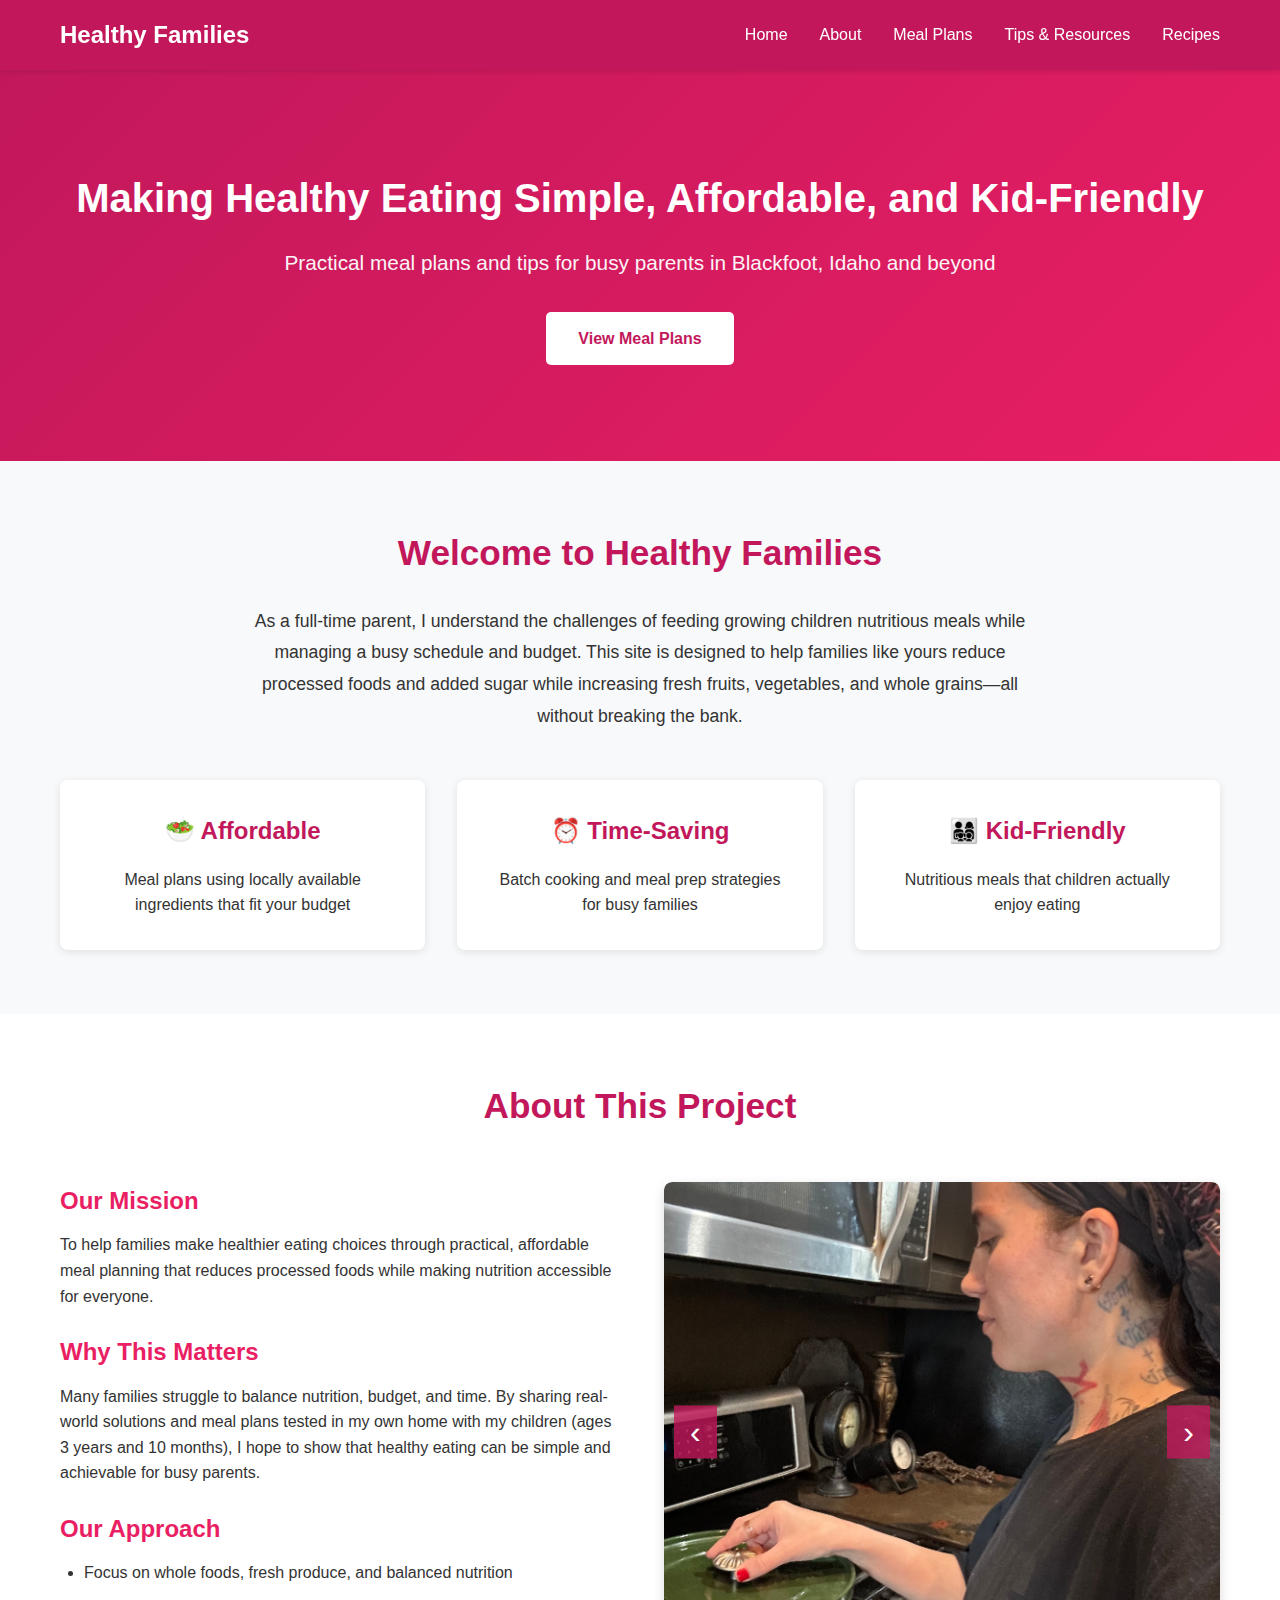
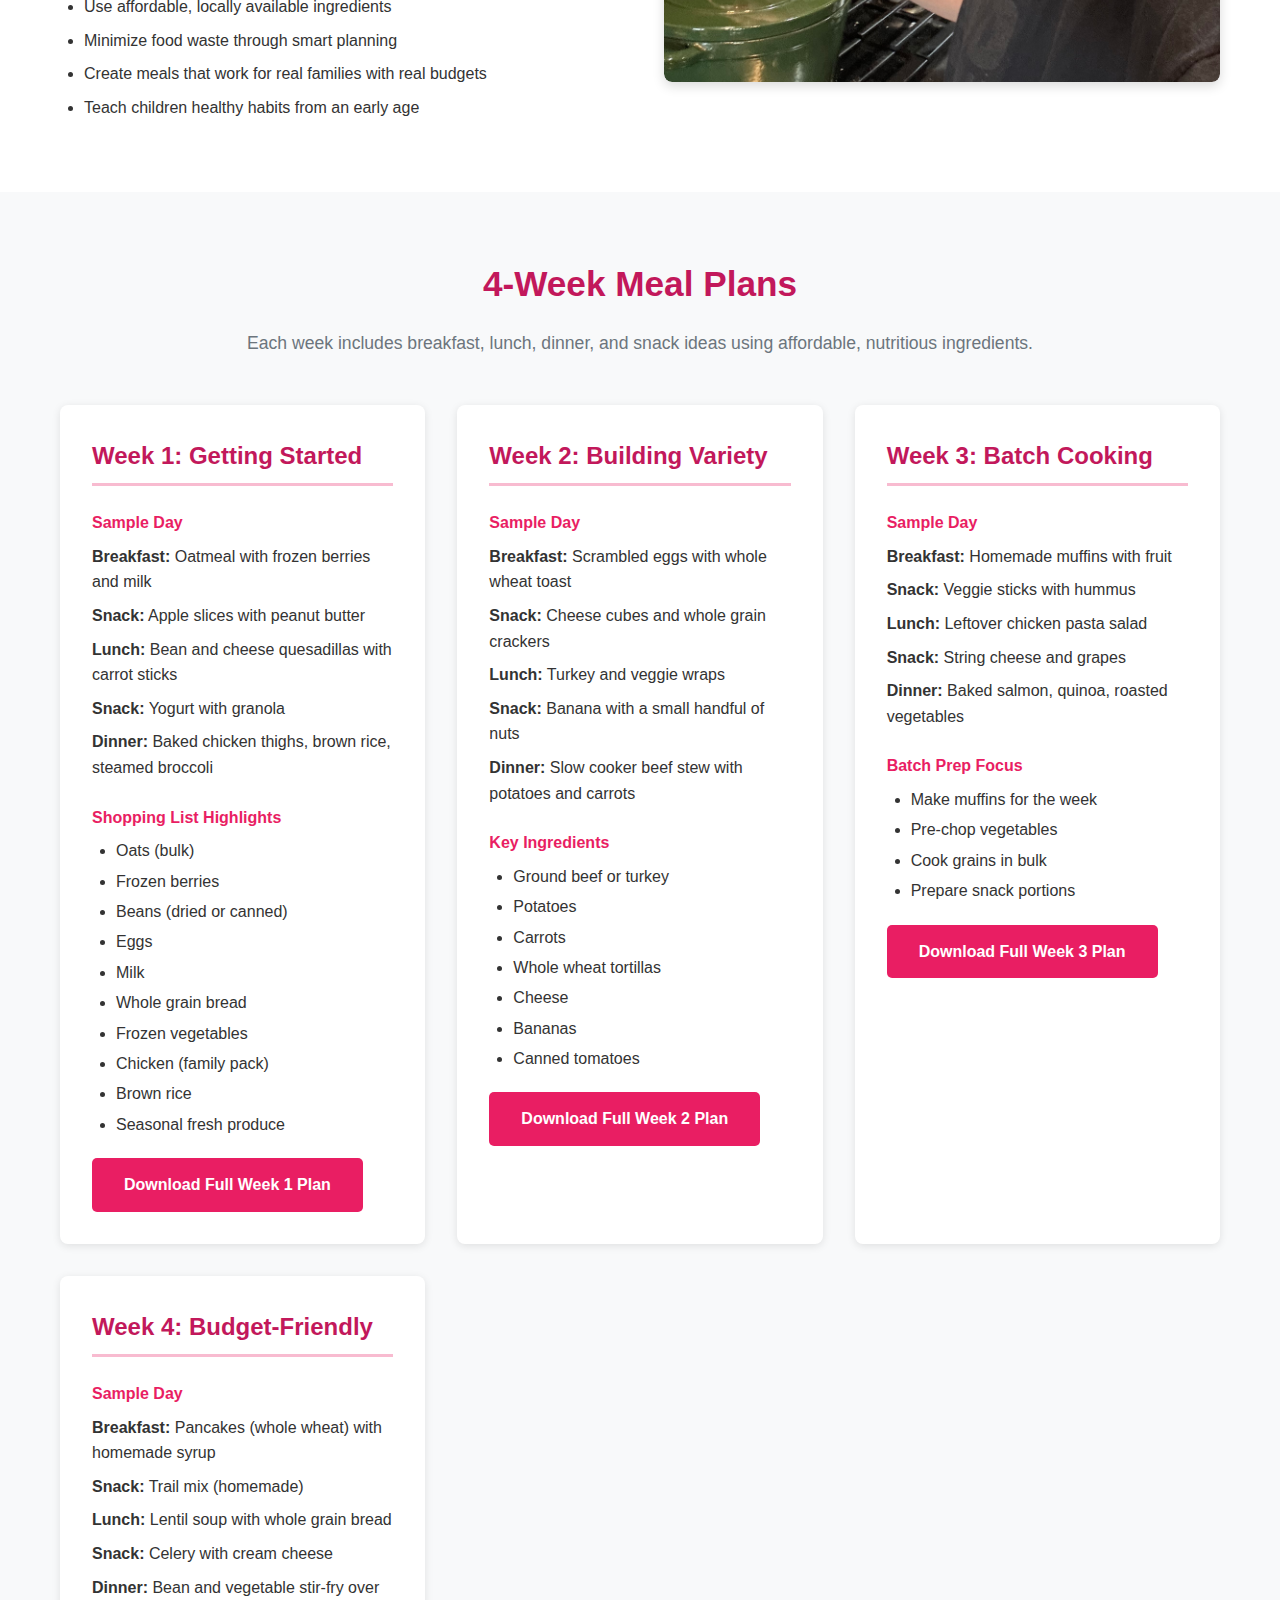
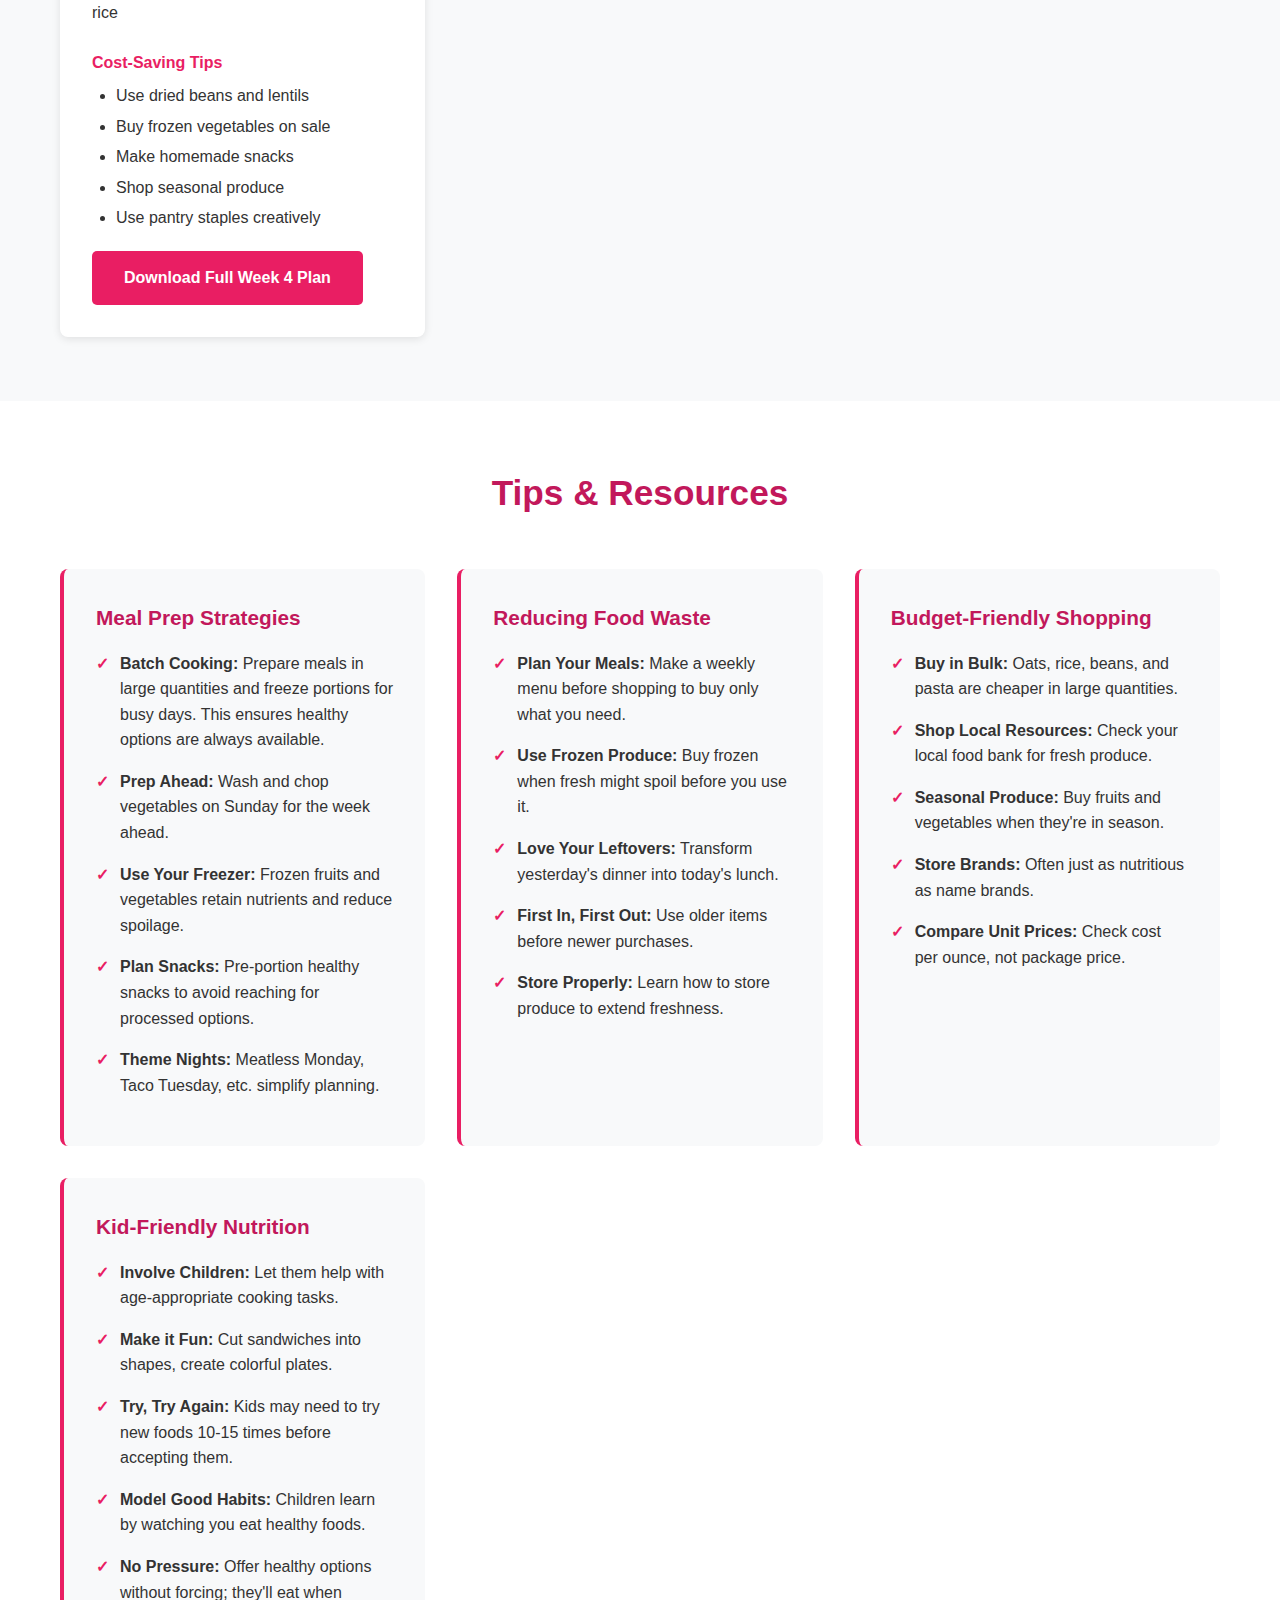
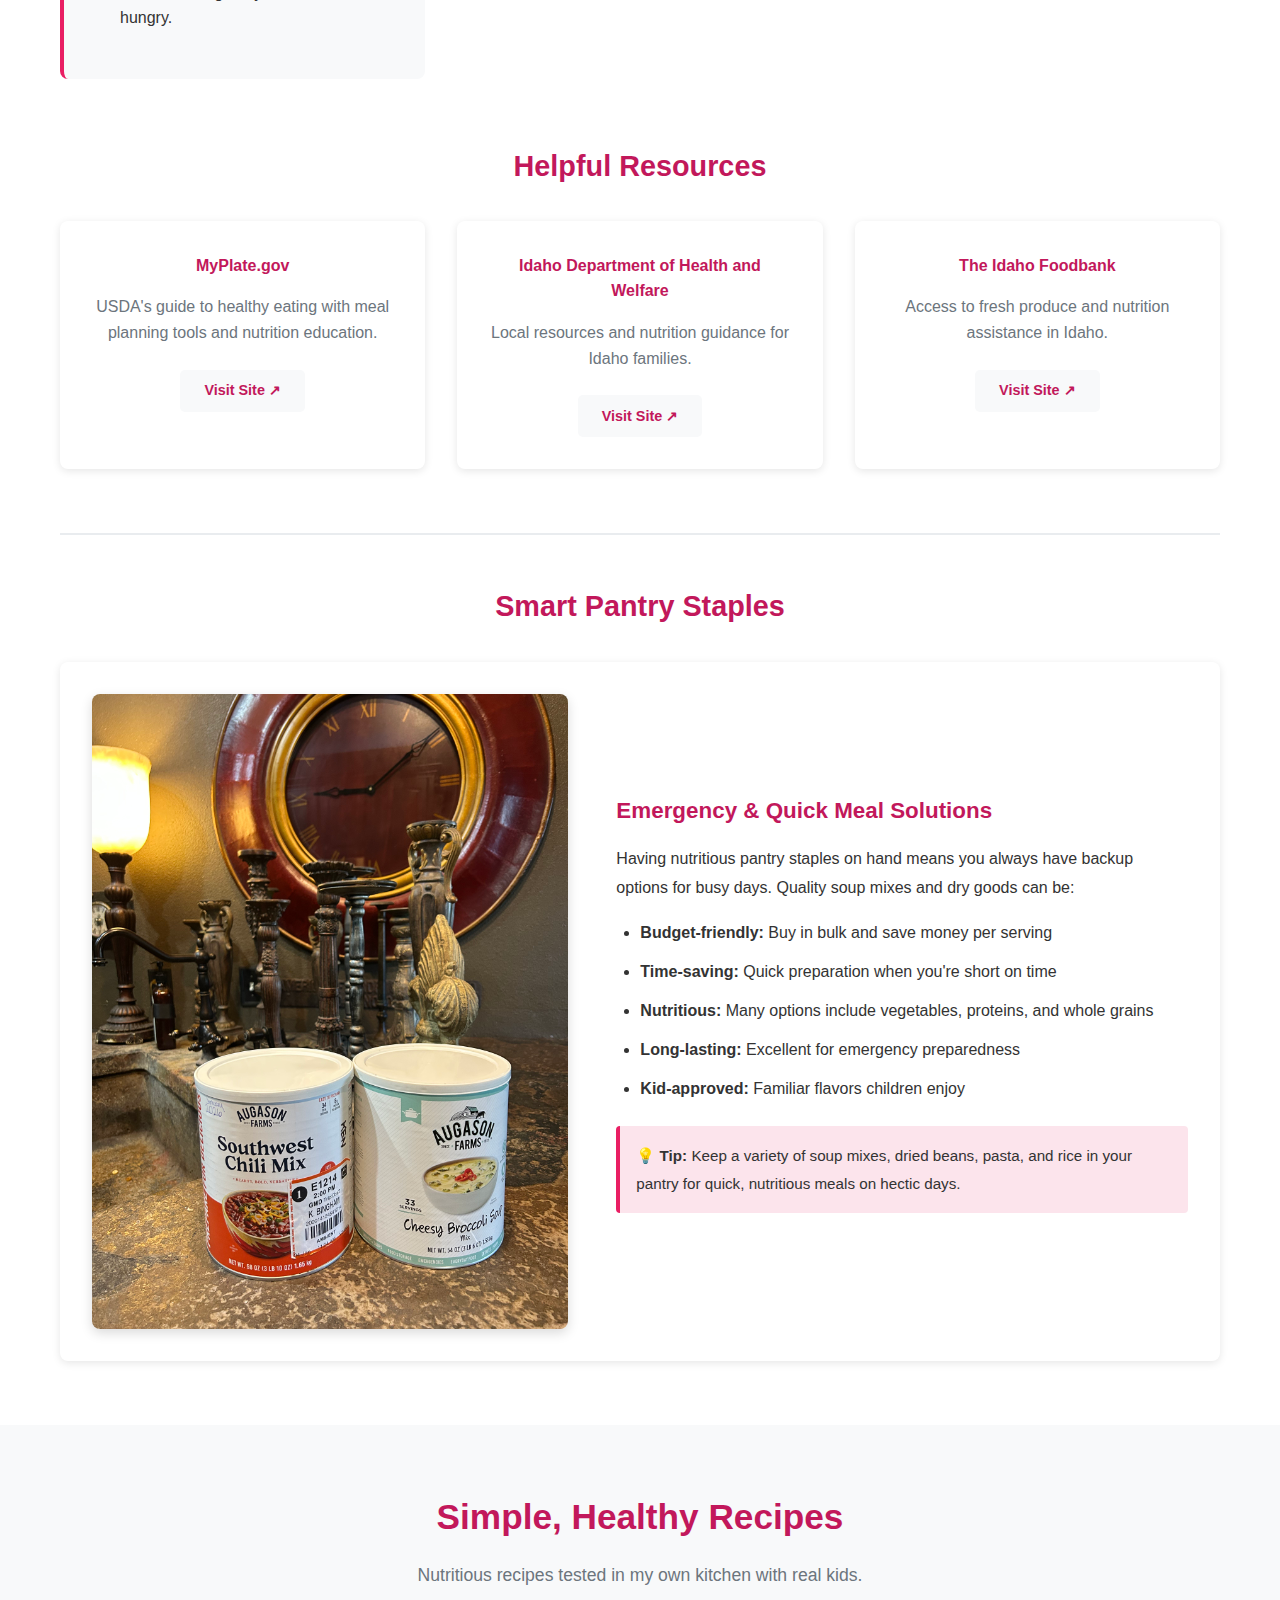
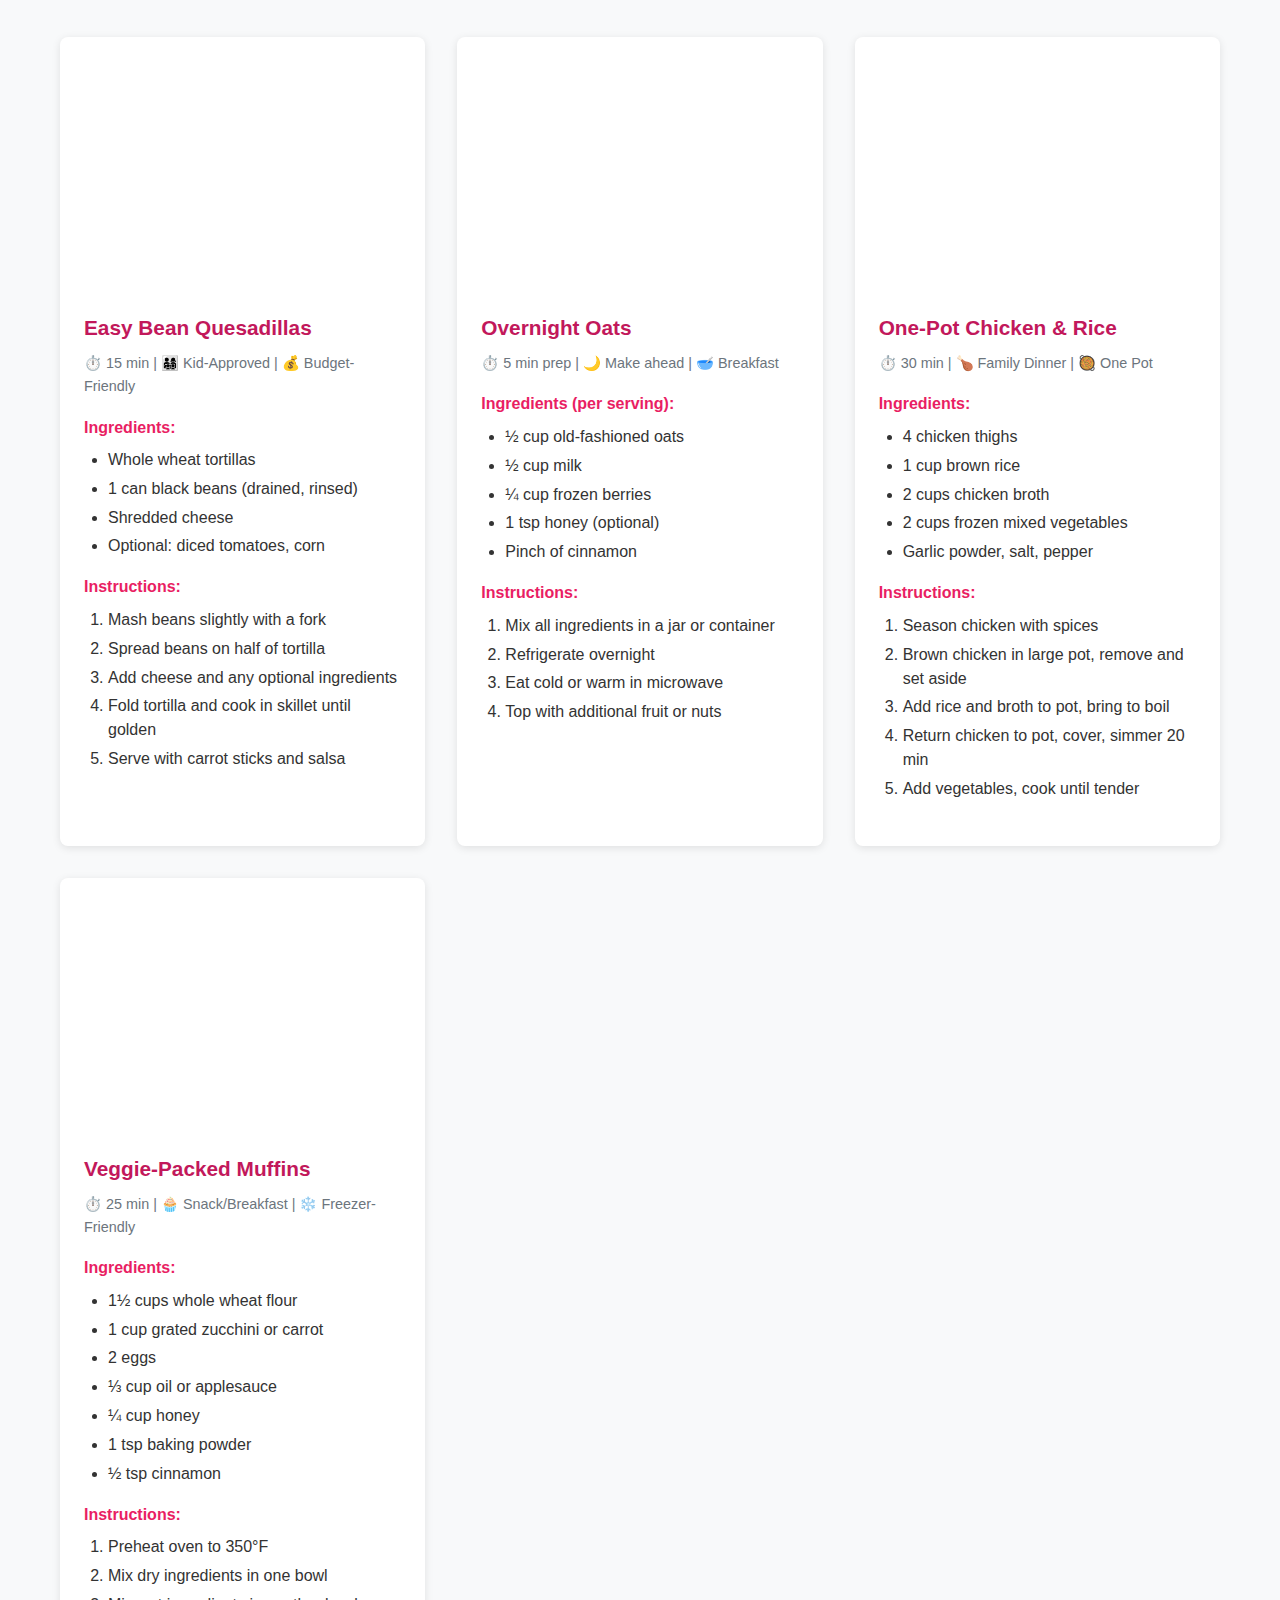
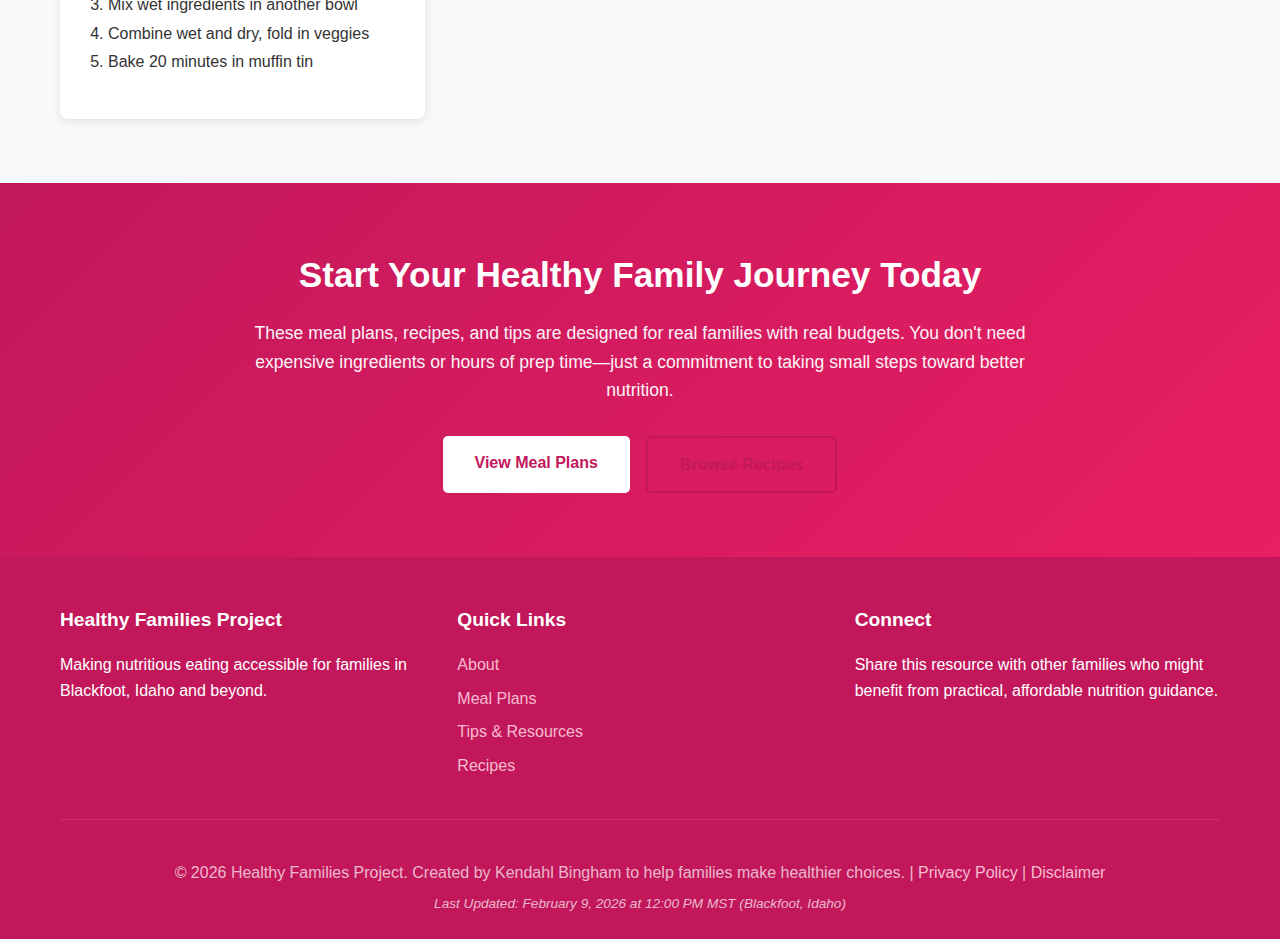
<file: index.html>
<!DOCTYPE html>
<html lang="en">
<head>
    <meta charset="UTF-8">
    <meta name="viewport" content="width=device-width, initial-scale=1.0">
    <meta http-equiv="X-UA-Compatible" content="IE=edge">
    
    <!-- Primary Meta Tags -->
    <title>Healthy Families Project - Affordable Nutrition & Meal Plans for Busy Parents</title>
    <meta name="title" content="Healthy Families Project - Affordable Nutrition & Meal Plans for Busy Parents">
    <meta name="description" content="Free 4-week meal plans, kid-friendly recipes, and practical nutrition tips for families. Reduce processed foods, save money, and make healthy eating simple.">
    <meta name="keywords" content="healthy meal plans, family nutrition, affordable recipes, kid-friendly meals, meal prep, budget-friendly cooking, healthy eating, family wellness, nutrition tips">
    <meta name="author" content="Healthy Families Project">
    <meta name="robots" content="index, follow">
    
    <!-- Open Graph / Facebook -->
    <meta property="og:type" content="website">
    <meta property="og:url" content="https://kendychae.github.io/sustain-human-life/">
    <meta property="og:title" content="Healthy Families Project - Affordable Nutrition for Busy Parents">
    <meta property="og:description" content="Free 4-week meal plans, kid-friendly recipes, and practical nutrition tips to help your family eat healthier on a budget.">
    <meta property="og:image" content="https://kendychae.github.io/sustain-human-life/images/social-preview.jpg">
    <meta property="og:site_name" content="Healthy Families Project">
    
    <!-- Twitter Card -->
    <meta name="twitter:card" content="summary_large_image">
    <meta name="twitter:url" content="https://kendychae.github.io/sustain-human-life/">
    <meta name="twitter:title" content="Healthy Families Project - Affordable Nutrition for Busy Parents">
    <meta name="twitter:description" content="Free 4-week meal plans, kid-friendly recipes, and practical nutrition tips for families.">
    <meta name="twitter:image" content="https://kendychae.github.io/sustain-human-life/images/social-preview.jpg">
    
    <!-- Favicon -->
    <link rel="icon" type="image/svg+xml" href="favicon.svg">
    <link rel="icon" type="image/png" sizes="32x32" href="favicon-32x32.png">
    <link rel="icon" type="image/png" sizes="16x16" href="favicon-16x16.png">
    <link rel="apple-touch-icon" sizes="180x180" href="apple-touch-icon.png">
    
    <!-- Canonical URL -->
    <link rel="canonical" href="https://kendychae.github.io/sustain-human-life/">
    
    <!-- Stylesheet -->
    <link rel="stylesheet" href="styles.css">
    
    <!-- Preconnect for performance -->
    <link rel="preconnect" href="https://fonts.googleapis.com">
    
    <!-- Schema.org JSON-LD for Website -->
    <script type="application/ld+json">
    {
      "@context": "https://schema.org",
      "@type": "WebSite",
      "name": "Healthy Families Project",
      "url": "https://kendychae.github.io/sustain-human-life/",
      "description": "Affordable nutrition guidance and meal plans for busy families",
      "author": {
        "@type": "Person",
        "name": "Healthy Families Project Team"
      },
      "inLanguage": "en-US"
    }
    </script>
</head>
<body>
    <nav class="navbar" role="navigation" aria-label="Main navigation">
        <div class="container">
            <div class="nav-brand">
                <h1 id="healthy-families-logo">Healthy Families</h1>
            </div>
            <button class="mobile-menu-toggle" aria-label="Toggle navigation menu" aria-expanded="false">
                <span class="hamburger-line"></span>
                <span class="hamburger-line"></span>
                <span class="hamburger-line"></span>
            </button>
            <ul class="nav-menu" role="menubar">
                <li role="none"><a href="#home" role="menuitem">Home</a></li>
                <li role="none"><a href="#about" role="menuitem">About</a></li>
                <li role="none"><a href="#meal-plans" role="menuitem">Meal Plans</a></li>
                <li role="none"><a href="#tips" role="menuitem">Tips & Resources</a></li>
                <li role="none"><a href="#recipes" role="menuitem">Recipes</a></li>
            </ul>
        </div>
    </nav>

    <main id="main-content">
    <header class="hero">
        <div class="container">
            <div class="hero-content">
                <h1>Making Healthy Eating Simple, Affordable, and Kid-Friendly</h1>
                <p>Practical meal plans and tips for busy parents in Blackfoot, Idaho and beyond</p>
                <a href="#meal-plans" class="btn-primary">View Meal Plans</a>
            </div>
        </div>
    </header>

    <section id="home" class="intro-section">
        <div class="container">
            <div class="intro-content">
                <h2>Welcome to Healthy Families</h2>
                <p>As a full-time parent, I understand the challenges of feeding growing children nutritious meals while managing a busy schedule and budget. This site is designed to help families like yours reduce processed foods and added sugar while increasing fresh fruits, vegetables, and whole grains—all without breaking the bank.</p>
                <div class="features">
                    <div class="feature-card">
                        <h3>🥗 Affordable</h3>
                        <p>Meal plans using locally available ingredients that fit your budget</p>
                    </div>
                    <div class="feature-card">
                        <h3>⏰ Time-Saving</h3>
                        <p>Batch cooking and meal prep strategies for busy families</p>
                    </div>
                    <div class="feature-card">
                        <h3>👨‍👩‍👧‍👦 Kid-Friendly</h3>
                        <p>Nutritious meals that children actually enjoy eating</p>
                    </div>
                </div>
            </div>
        </div>
    </section>

    <section id="about" class="about-section">
        <div class="container">
            <h2>About This Project</h2>
            <div class="about-grid">
                <div class="about-text">
                    <h3>Our Mission</h3>
                    <p>To help families make healthier eating choices through practical, affordable meal planning that reduces processed foods while making nutrition accessible for everyone.</p>
                    
                    <h3>Why This Matters</h3>
                    <p>Many families struggle to balance nutrition, budget, and time. By sharing real-world solutions and meal plans tested in my own home with my children (ages 3 years and 10 months), I hope to show that healthy eating can be simple and achievable for busy parents.</p>
                    
                    <h3>Our Approach</h3>
                    <ul>
                        <li>Focus on whole foods, fresh produce, and balanced nutrition</li>
                        <li>Use affordable, locally available ingredients</li>
                        <li>Minimize food waste through smart planning</li>
                        <li>Create meals that work for real families with real budgets</li>
                        <li>Teach children healthy habits from an early age</li>
                    </ul>
                </div>
                <div class="about-image">
                    <!-- Image Carousel -->
                    <div class="image-carousel">
                        <div class="carousel-track">
                            <img src="./images/cooking-prep.jpeg" alt="Person preparing a healthy meal in a green pot on the stove" class="carousel-image">
                            <img src="./images/soup-mixes.jpeg" alt="Augason Farms soup mixes on kitchen counter" class="carousel-image">
                        </div>
                        <button class="carousel-btn prev" aria-label="Previous image">‹</button>
                        <button class="carousel-btn next" aria-label="Next image">›</button>
                        <div class="carousel-dots"></div>
                    </div>
                </div>
            </div>
        </div>
    </section>

    <section id="meal-plans" class="meal-plans-section">
        <div class="container">
            <h2>4-Week Meal Plans</h2>
            <p class="section-intro">Each week includes breakfast, lunch, dinner, and snack ideas using affordable, nutritious ingredients.</p>
            
            <div class="meal-plan-cards">
                <div class="meal-card">
                    <h3>Week 1: Getting Started</h3>
                    <div class="meal-plan-content">
                        <h4>Sample Day</h4>
                        <p><strong>Breakfast:</strong> Oatmeal with frozen berries and milk</p>
                        <p><strong>Snack:</strong> Apple slices with peanut butter</p>
                        <p><strong>Lunch:</strong> Bean and cheese quesadillas with carrot sticks</p>
                        <p><strong>Snack:</strong> Yogurt with granola</p>
                        <p><strong>Dinner:</strong> Baked chicken thighs, brown rice, steamed broccoli</p>
                        
                        <h4>Shopping List Highlights</h4>
                        <ul>
                            <li>Oats (bulk)</li>
                            <li>Frozen berries</li>
                            <li>Beans (dried or canned)</li>
                            <li>Eggs</li>
                            <li>Milk</li>
                            <li>Whole grain bread</li>
                            <li>Frozen vegetables</li>
                            <li>Chicken (family pack)</li>
                            <li>Brown rice</li>
                            <li>Seasonal fresh produce</li>
                        </ul>
                        <a href="#" class="btn-download">Download Full Week 1 Plan</a>
                    </div>
                </div>

                <div class="meal-card">
                    <h3>Week 2: Building Variety</h3>
                    <div class="meal-plan-content">
                        <h4>Sample Day</h4>
                        <p><strong>Breakfast:</strong> Scrambled eggs with whole wheat toast</p>
                        <p><strong>Snack:</strong> Cheese cubes and whole grain crackers</p>
                        <p><strong>Lunch:</strong> Turkey and veggie wraps</p>
                        <p><strong>Snack:</strong> Banana with a small handful of nuts</p>
                        <p><strong>Dinner:</strong> Slow cooker beef stew with potatoes and carrots</p>
                        
                        <h4>Key Ingredients</h4>
                        <ul>
                            <li>Ground beef or turkey</li>
                            <li>Potatoes</li>
                            <li>Carrots</li>
                            <li>Whole wheat tortillas</li>
                            <li>Cheese</li>
                            <li>Bananas</li>
                            <li>Canned tomatoes</li>
                        </ul>
                        <a href="#" class="btn-download">Download Full Week 2 Plan</a>
                    </div>
                </div>

                <div class="meal-card">
                    <h3>Week 3: Batch Cooking</h3>
                    <div class="meal-plan-content">
                        <h4>Sample Day</h4>
                        <p><strong>Breakfast:</strong> Homemade muffins with fruit</p>
                        <p><strong>Snack:</strong> Veggie sticks with hummus</p>
                        <p><strong>Lunch:</strong> Leftover chicken pasta salad</p>
                        <p><strong>Snack:</strong> String cheese and grapes</p>
                        <p><strong>Dinner:</strong> Baked salmon, quinoa, roasted vegetables</p>
                        
                        <h4>Batch Prep Focus</h4>
                        <ul>
                            <li>Make muffins for the week</li>
                            <li>Pre-chop vegetables</li>
                            <li>Cook grains in bulk</li>
                            <li>Prepare snack portions</li>
                        </ul>
                        <a href="#" class="btn-download">Download Full Week 3 Plan</a>
                    </div>
                </div>

                <div class="meal-card">
                    <h3>Week 4: Budget-Friendly</h3>
                    <div class="meal-plan-content">
                        <h4>Sample Day</h4>
                        <p><strong>Breakfast:</strong> Pancakes (whole wheat) with homemade syrup</p>
                        <p><strong>Snack:</strong> Trail mix (homemade)</p>
                        <p><strong>Lunch:</strong> Lentil soup with whole grain bread</p>
                        <p><strong>Snack:</strong> Celery with cream cheese</p>
                        <p><strong>Dinner:</strong> Bean and vegetable stir-fry over rice</p>
                        
                        <h4>Cost-Saving Tips</h4>
                        <ul>
                            <li>Use dried beans and lentils</li>
                            <li>Buy frozen vegetables on sale</li>
                            <li>Make homemade snacks</li>
                            <li>Shop seasonal produce</li>
                            <li>Use pantry staples creatively</li>
                        </ul>
                        <a href="#" class="btn-download">Download Full Week 4 Plan</a>
                    </div>
                </div>
            </div>
        </div>
    </section>

    <section id="tips" class="tips-section">
        <div class="container">
            <h2>Tips & Resources</h2>
            
            <div class="tips-grid">
                <div class="tip-category">
                    <h3>Meal Prep Strategies</h3>
                    <ul>
                        <li><strong>Batch Cooking:</strong> Prepare meals in large quantities and freeze portions for busy days. This ensures healthy options are always available.</li>
                        <li><strong>Prep Ahead:</strong> Wash and chop vegetables on Sunday for the week ahead.</li>
                        <li><strong>Use Your Freezer:</strong> Frozen fruits and vegetables retain nutrients and reduce spoilage.</li>
                        <li><strong>Plan Snacks:</strong> Pre-portion healthy snacks to avoid reaching for processed options.</li>
                        <li><strong>Theme Nights:</strong> Meatless Monday, Taco Tuesday, etc. simplify planning.</li>
                    </ul>
                </div>

                <div class="tip-category">
                    <h3>Reducing Food Waste</h3>
                    <ul>
                        <li><strong>Plan Your Meals:</strong> Make a weekly menu before shopping to buy only what you need.</li>
                        <li><strong>Use Frozen Produce:</strong> Buy frozen when fresh might spoil before you use it.</li>
                        <li><strong>Love Your Leftovers:</strong> Transform yesterday's dinner into today's lunch.</li>
                        <li><strong>First In, First Out:</strong> Use older items before newer purchases.</li>
                        <li><strong>Store Properly:</strong> Learn how to store produce to extend freshness.</li>
                    </ul>
                </div>

                <div class="tip-category">
                    <h3>Budget-Friendly Shopping</h3>
                    <ul>
                        <li><strong>Buy in Bulk:</strong> Oats, rice, beans, and pasta are cheaper in large quantities.</li>
                        <li><strong>Shop Local Resources:</strong> Check your local food bank for fresh produce.</li>
                        <li><strong>Seasonal Produce:</strong> Buy fruits and vegetables when they're in season.</li>
                        <li><strong>Store Brands:</strong> Often just as nutritious as name brands.</li>
                        <li><strong>Compare Unit Prices:</strong> Check cost per ounce, not package price.</li>
                    </ul>
                </div>

                <div class="tip-category">
                    <h3>Kid-Friendly Nutrition</h3>
                    <ul>
                        <li><strong>Involve Children:</strong> Let them help with age-appropriate cooking tasks.</li>
                        <li><strong>Make it Fun:</strong> Cut sandwiches into shapes, create colorful plates.</li>
                        <li><strong>Try, Try Again:</strong> Kids may need to try new foods 10-15 times before accepting them.</li>
                        <li><strong>Model Good Habits:</strong> Children learn by watching you eat healthy foods.</li>
                        <li><strong>No Pressure:</strong> Offer healthy options without forcing; they'll eat when hungry.</li>
                    </ul>
                </div>
            </div>

            <div class="resource-links">
                <h3>Helpful Resources</h3>
                <div class="resources">
                    <div class="resource-card">
                        <h4>MyPlate.gov</h4>
                        <p>USDA's guide to healthy eating with meal planning tools and nutrition education.</p>
                        <a href="https://www.myplate.gov/" target="_blank" rel="noopener noreferrer" class="btn-link" aria-label="Visit MyPlate.gov (opens in new window)">Visit Site <span aria-hidden="true">↗</span></a>
                    </div>
                    <div class="resource-card">
                        <h4>Idaho Department of Health and Welfare</h4>
                        <p>Local resources and nutrition guidance for Idaho families.</p>
                        <a href="https://healthandwelfare.idaho.gov/" target="_blank" rel="noopener noreferrer" class="btn-link" aria-label="Visit Idaho Department of Health and Welfare (opens in new window)">Visit Site <span aria-hidden="true">↗</span></a>
                    </div>
                    <div class="resource-card">
                        <h4>The Idaho Foodbank</h4>
                        <p>Access to fresh produce and nutrition assistance in Idaho.</p>
                        <a href="https://www.idahofoodbank.org/" target="_blank" rel="noopener noreferrer" class="btn-link" aria-label="Visit The Idaho Foodbank (opens in new window)">Visit Site <span aria-hidden="true">↗</span></a>
                    </div>
                </div>
            </div>

            <div class="pantry-staples">
                <h3>Smart Pantry Staples</h3>
                <div class="pantry-feature">
                    <div class="pantry-image">
                        <img src="./images/soup-mixes.jpeg" alt="Augason Farms soup mixes including Southwest Chili Mix and Cheesy Broccoli Soup on kitchen counter">
                    </div>
                    <div class="pantry-text">
                        <h4>Emergency & Quick Meal Solutions</h4>
                        <p>Having nutritious pantry staples on hand means you always have backup options for busy days. Quality soup mixes and dry goods can be:</p>
                        <ul>
                            <li><strong>Budget-friendly:</strong> Buy in bulk and save money per serving</li>
                            <li><strong>Time-saving:</strong> Quick preparation when you're short on time</li>
                            <li><strong>Nutritious:</strong> Many options include vegetables, proteins, and whole grains</li>
                            <li><strong>Long-lasting:</strong> Excellent for emergency preparedness</li>
                            <li><strong>Kid-approved:</strong> Familiar flavors children enjoy</li>
                        </ul>
                        <p class="tip-highlight">💡 <strong>Tip:</strong> Keep a variety of soup mixes, dried beans, pasta, and rice in your pantry for quick, nutritious meals on hectic days.</p>
                    </div>
                </div>
            </div>
        </div>
    </section>

    <section id="recipes" class="recipes-section">
        <div class="container">
            <h2>Simple, Healthy Recipes</h2>
            <p class="section-intro">Nutritious recipes tested in my own kitchen with real kids.</p>
            
            <!-- Schema.org Recipe Structured Data -->
            <script type="application/ld+json">
            {
              "@context": "https://schema.org",
              "@type": "ItemList",
              "itemListElement": [
                {
                  "@type": "Recipe",
                  "position": 1,
                  "name": "Easy Bean Quesadillas",
                  "description": "Quick, nutritious bean quesadillas perfect for busy families",
                  "recipeCategory": "Main Course",
                  "recipeCuisine": "Mexican",
                  "prepTime": "PT15M",
                  "totalTime": "PT15M",
                  "recipeYield": "4 servings",
                  "keywords": "bean quesadillas, kid-friendly, budget-friendly, quick meal",
                  "recipeIngredient": ["Whole wheat tortillas", "1 can black beans (drained, rinsed)", "Shredded cheese", "Optional: diced tomatoes, corn"],
                  "recipeInstructions": [
                    {"@type": "HowToStep", "text": "Mash beans slightly with a fork"},
                    {"@type": "HowToStep", "text": "Spread beans on half of tortilla"},
                    {"@type": "HowToStep", "text": "Add cheese and any optional ingredients"},
                    {"@type": "HowToStep", "text": "Fold tortilla and cook in skillet until golden"},
                    {"@type": "HowToStep", "text": "Serve with carrot sticks and salsa"}
                  ],
                  "suitableForDiet": "https://schema.org/VegetarianDiet"
                },
                {
                  "@type": "Recipe",
                  "position": 2,
                  "name": "Overnight Oats",
                  "description": "Make-ahead breakfast that's nutritious and convenient",
                  "recipeCategory": "Breakfast",
                  "prepTime": "PT5M",
                  "totalTime": "PT8H",
                  "recipeYield": "1 serving",
                  "keywords": "overnight oats, make-ahead breakfast, healthy breakfast",
                  "recipeIngredient": ["½ cup old-fashioned oats", "½ cup milk", "¼ cup frozen berries", "1 tsp honey (optional)", "Pinch of cinnamon"],
                  "recipeInstructions": [
                    {"@type": "HowToStep", "text": "Mix all ingredients in a jar or container"},
                    {"@type": "HowToStep", "text": "Refrigerate overnight"},
                    {"@type": "HowToStep", "text": "Eat cold or warm in microwave"},
                    {"@type": "HowToStep", "text": "Top with additional fruit or nuts"}
                  ]
                },
                {
                  "@type": "Recipe",
                  "position": 3,
                  "name": "One-Pot Chicken & Rice",
                  "description": "Easy family dinner made in one pot",
                  "recipeCategory": "Main Course",
                  "prepTime": "PT10M",
                  "cookTime": "PT30M",
                  "totalTime": "PT40M",
                  "recipeYield": "4-6 servings",
                  "keywords": "one-pot meal, chicken and rice, family dinner",
                  "recipeIngredient": ["4 chicken thighs", "1 cup brown rice", "2 cups chicken broth", "2 cups frozen mixed vegetables", "Garlic powder, salt, pepper"],
                  "recipeInstructions": [
                    {"@type": "HowToStep", "text": "Season chicken with spices"},
                    {"@type": "HowToStep", "text": "Brown chicken in large pot, remove and set aside"},
                    {"@type": "HowToStep", "text": "Add rice and broth to pot, bring to boil"},
                    {"@type": "HowToStep", "text": "Return chicken to pot, cover, simmer 20 min"},
                    {"@type": "HowToStep", "text": "Add vegetables, cook until tender"}
                  ]
                },
                {
                  "@type": "Recipe",
                  "position": 4,
                  "name": "Veggie-Packed Muffins",
                  "description": "Healthy muffins with hidden vegetables, perfect for snacks",
                  "recipeCategory": "Snack",
                  "prepTime": "PT10M",
                  "cookTime": "PT20M",
                  "totalTime": "PT30M",
                  "recipeYield": "12 muffins",
                  "keywords": "healthy muffins, vegetable muffins, freezer-friendly, kid-friendly",
                  "recipeIngredient": ["1½ cups whole wheat flour", "1 cup grated zucchini or carrot", "2 eggs", "⅓ cup oil or applesauce", "¼ cup honey", "1 tsp baking powder", "½ tsp cinnamon"],
                  "recipeInstructions": [
                    {"@type": "HowToStep", "text": "Preheat oven to 350°F"},
                    {"@type": "HowToStep", "text": "Mix dry ingredients in one bowl"},
                    {"@type": "HowToStep", "text": "Mix wet ingredients in another bowl"},
                    {"@type": "HowToStep", "text": "Combine wet and dry, fold in veggies"},
                    {"@type": "HowToStep", "text": "Bake 20 minutes in muffin tin"}
                  ]
                }
              ]
            }
            </script>
            
            <div class="recipe-grid">
                <div class="recipe-card">
                    <img src="https://images.unsplash.com/photo-1599974789272-e98cc1a77267?w=600&h=400&fit=crop" alt="Delicious bean quesadillas cut into triangles on a plate" class="recipe-image" loading="lazy">
                    <h3>Easy Bean Quesadillas</h3>
                    <p class="recipe-meta">⏱️ 15 min | 👨‍👩‍👧‍👦 Kid-Approved | 💰 Budget-Friendly</p>
                    <h4>Ingredients:</h4>
                    <ul>
                        <li>Whole wheat tortillas</li>
                        <li>1 can black beans (drained, rinsed)</li>
                        <li>Shredded cheese</li>
                        <li>Optional: diced tomatoes, corn</li>
                    </ul>
                    <h4>Instructions:</h4>
                    <ol>
                        <li>Mash beans slightly with a fork</li>
                        <li>Spread beans on half of tortilla</li>
                        <li>Add cheese and any optional ingredients</li>
                        <li>Fold tortilla and cook in skillet until golden</li>
                        <li>Serve with carrot sticks and salsa</li>
                    </ol>
                </div>

                <div class="recipe-card">
                    <img src="https://images.unsplash.com/photo-1589367920969-ab8e050bbb04?w=600&h=400&fit=crop" alt="Mason jar filled with overnight oats topped with fresh berries and nuts" class="recipe-image" loading="lazy">
                    <h3>Overnight Oats</h3>
                    <p class="recipe-meta">⏱️ 5 min prep | 🌙 Make ahead | 🥣 Breakfast</p>
                    <h4>Ingredients (per serving):</h4>
                    <ul>
                        <li>½ cup old-fashioned oats</li>
                        <li>½ cup milk</li>
                        <li>¼ cup frozen berries</li>
                        <li>1 tsp honey (optional)</li>
                        <li>Pinch of cinnamon</li>
                    </ul>
                    <h4>Instructions:</h4>
                    <ol>
                        <li>Mix all ingredients in a jar or container</li>
                        <li>Refrigerate overnight</li>
                        <li>Eat cold or warm in microwave</li>
                        <li>Top with additional fruit or nuts</li>
                    </ol>
                </div>

                <div class="recipe-card">
                    <img src="https://images.unsplash.com/photo-1546833999-b9f581a1996d?w=600&h=400&fit=crop" alt="One-pot chicken and rice with colorful vegetables" class="recipe-image" loading="lazy">
                    <h3>One-Pot Chicken & Rice</h3>
                    <p class="recipe-meta">⏱️ 30 min | 🍗 Family Dinner | 🥘 One Pot</p>
                    <h4>Ingredients:</h4>
                    <ul>
                        <li>4 chicken thighs</li>
                        <li>1 cup brown rice</li>
                        <li>2 cups chicken broth</li>
                        <li>2 cups frozen mixed vegetables</li>
                        <li>Garlic powder, salt, pepper</li>
                    </ul>
                    <h4>Instructions:</h4>
                    <ol>
                        <li>Season chicken with spices</li>
                        <li>Brown chicken in large pot, remove and set aside</li>
                        <li>Add rice and broth to pot, bring to boil</li>
                        <li>Return chicken to pot, cover, simmer 20 min</li>
                        <li>Add vegetables, cook until tender</li>
                    </ol>
                </div>

                <div class="recipe-card">
                    <img src="https://images.unsplash.com/photo-1607958996333-41aef7caefaa?w=600&h=400&fit=crop" alt="Healthy whole wheat muffins with vegetables" class="recipe-image" loading="lazy">
                    <h3>Veggie-Packed Muffins</h3>
                    <p class="recipe-meta">⏱️ 25 min | 🧁 Snack/Breakfast | ❄️ Freezer-Friendly</p>
                    <h4>Ingredients:</h4>
                    <ul>
                        <li>1½ cups whole wheat flour</li>
                        <li>1 cup grated zucchini or carrot</li>
                        <li>2 eggs</li>
                        <li>⅓ cup oil or applesauce</li>
                        <li>¼ cup honey</li>
                        <li>1 tsp baking powder</li>
                        <li>½ tsp cinnamon</li>
                    </ul>
                    <h4>Instructions:</h4>
                    <ol>
                        <li>Preheat oven to 350°F</li>
                        <li>Mix dry ingredients in one bowl</li>
                        <li>Mix wet ingredients in another bowl</li>
                        <li>Combine wet and dry, fold in veggies</li>
                        <li>Bake 20 minutes in muffin tin</li>
                    </ol>
                </div>
            </div>
        </div>
    </section>

    <section class="cta-section">
        <div class="container">
            <h2>Start Your Healthy Family Journey Today</h2>
            <p>These meal plans, recipes, and tips are designed for real families with real budgets. You don't need expensive ingredients or hours of prep time—just a commitment to taking small steps toward better nutrition.</p>
            <div class="cta-buttons">
                <a href="#meal-plans" class="btn-primary">View Meal Plans</a>
                <a href="#recipes" class="btn-secondary">Browse Recipes</a>
            </div>
        </div>
    </section>
    </main>

    <footer role="contentinfo">
        <div class="container">
            <div class="footer-content">
                <div class="footer-section">
                    <h3>Healthy Families Project</h3>
                    <p>Making nutritious eating accessible for families in Blackfoot, Idaho and beyond.</p>
                </div>
                <div class="footer-section">
                    <h3>Quick Links</h3>
                    <ul>
                        <li><a href="#about">About</a></li>
                        <li><a href="#meal-plans">Meal Plans</a></li>
                        <li><a href="#tips">Tips & Resources</a></li>
                        <li><a href="#recipes">Recipes</a></li>
                    </ul>
                </div>
                <div class="footer-section">
                    <h3>Connect</h3>
                    <p>Share this resource with other families who might benefit from practical, affordable nutrition guidance.</p>
                </div>
            </div>
            <div class="footer-bottom">
                <p>&copy; 2026 Healthy Families Project. Created by <span id="author-name" class="author-name">Kendahl Bingham</span> to help families make healthier choices. | <a href="privacy.html" style="color: #f8bbd0; text-decoration: none;">Privacy Policy</a> | <a href="disclaimer.html" style="color: #f8bbd0; text-decoration: none;">Disclaimer</a></p>
                <p class="last-updated-footer">Last Updated: February 9, 2026 at 12:00 PM MST (Blackfoot, Idaho)</p>
            </div>
        </div>
    </footer>

    <button id="back-to-top" aria-label="Back to top" title="Back to top">
        <span aria-hidden="true">↑</span>
    </button>

    <!-- UserWay Accessibility Widget -->
    <script>
    (function(d){
        var s = d.createElement("script");
        s.setAttribute("data-account", "xGkYnW6Y8v");
        s.setAttribute("src", "https://cdn.userway.org/widget.js");
        (d.body || d.head).appendChild(s);
    })(document)
    </script>
    <noscript>Please ensure Javascript is enabled for purposes of <a href="https://userway.org">website accessibility</a></noscript>

    <!-- Main JavaScript -->
    <script src="script.js"></script>
</body>
</html>
</file>
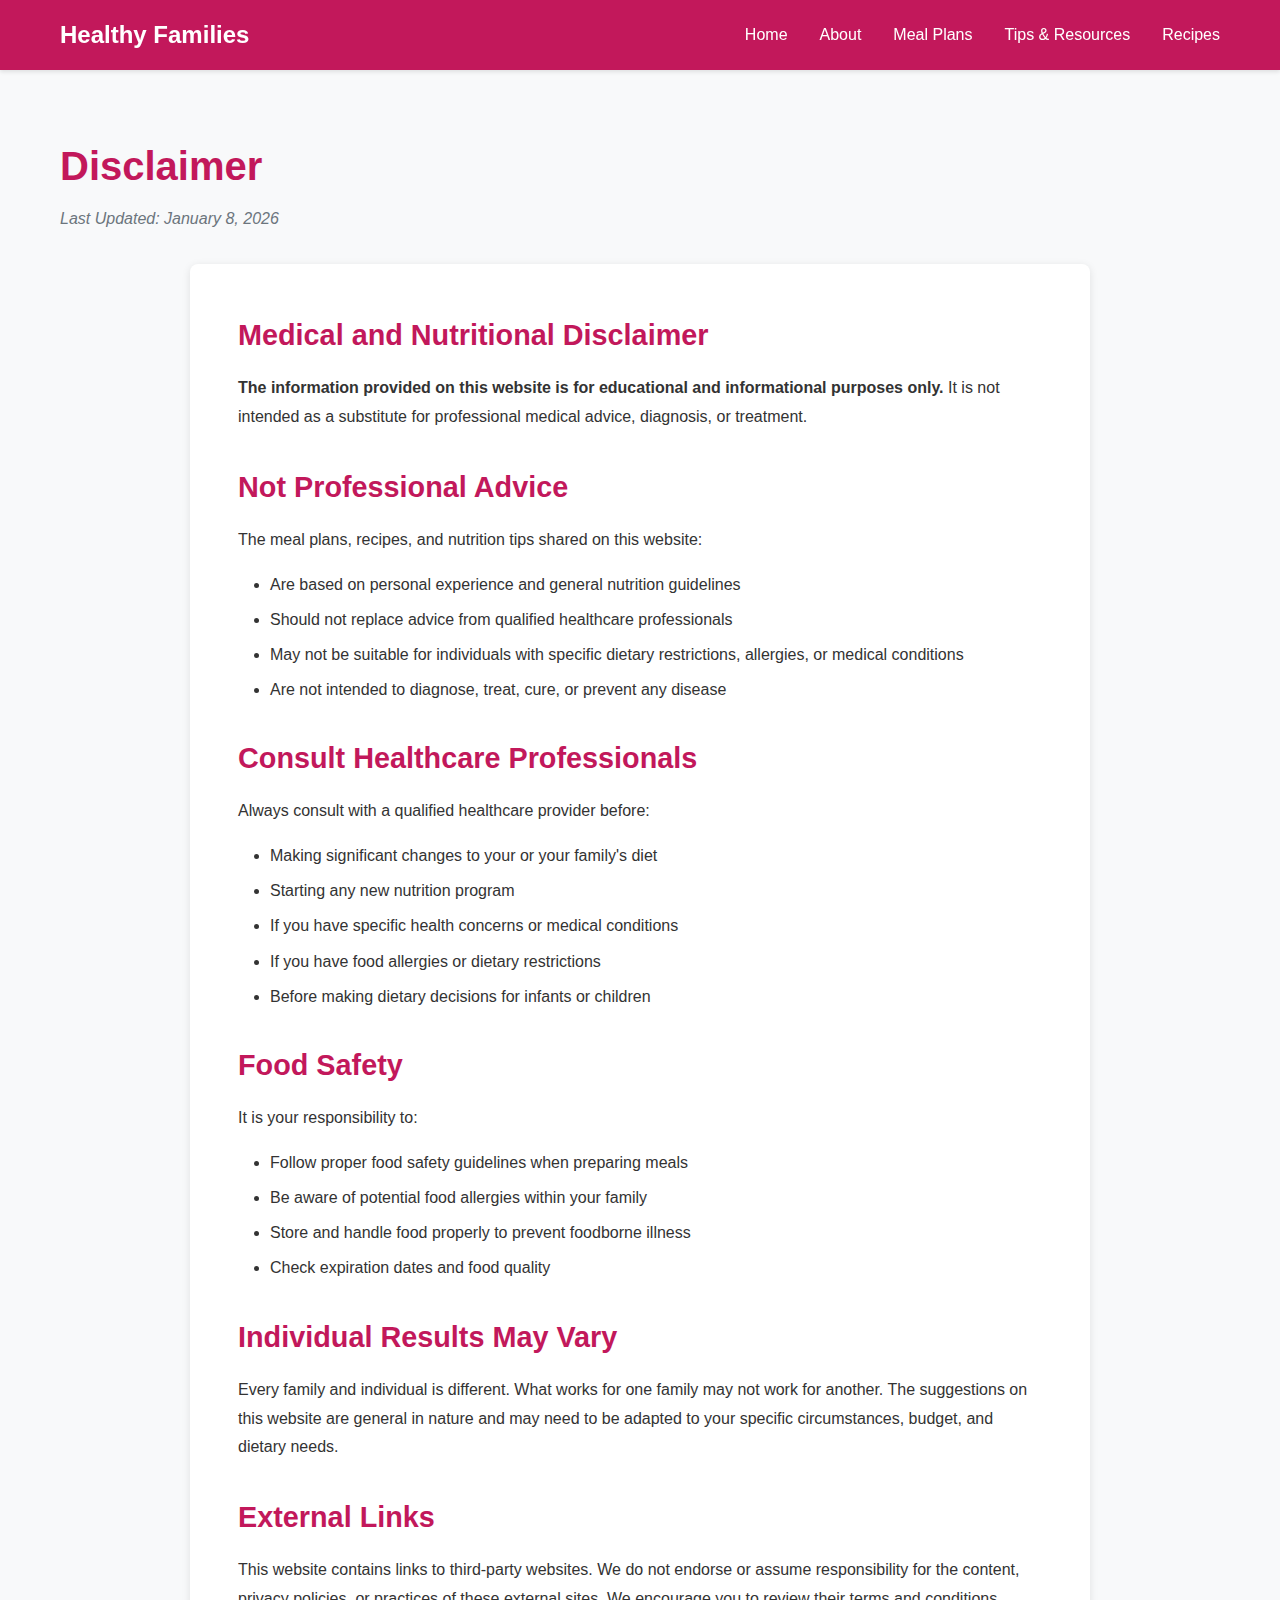
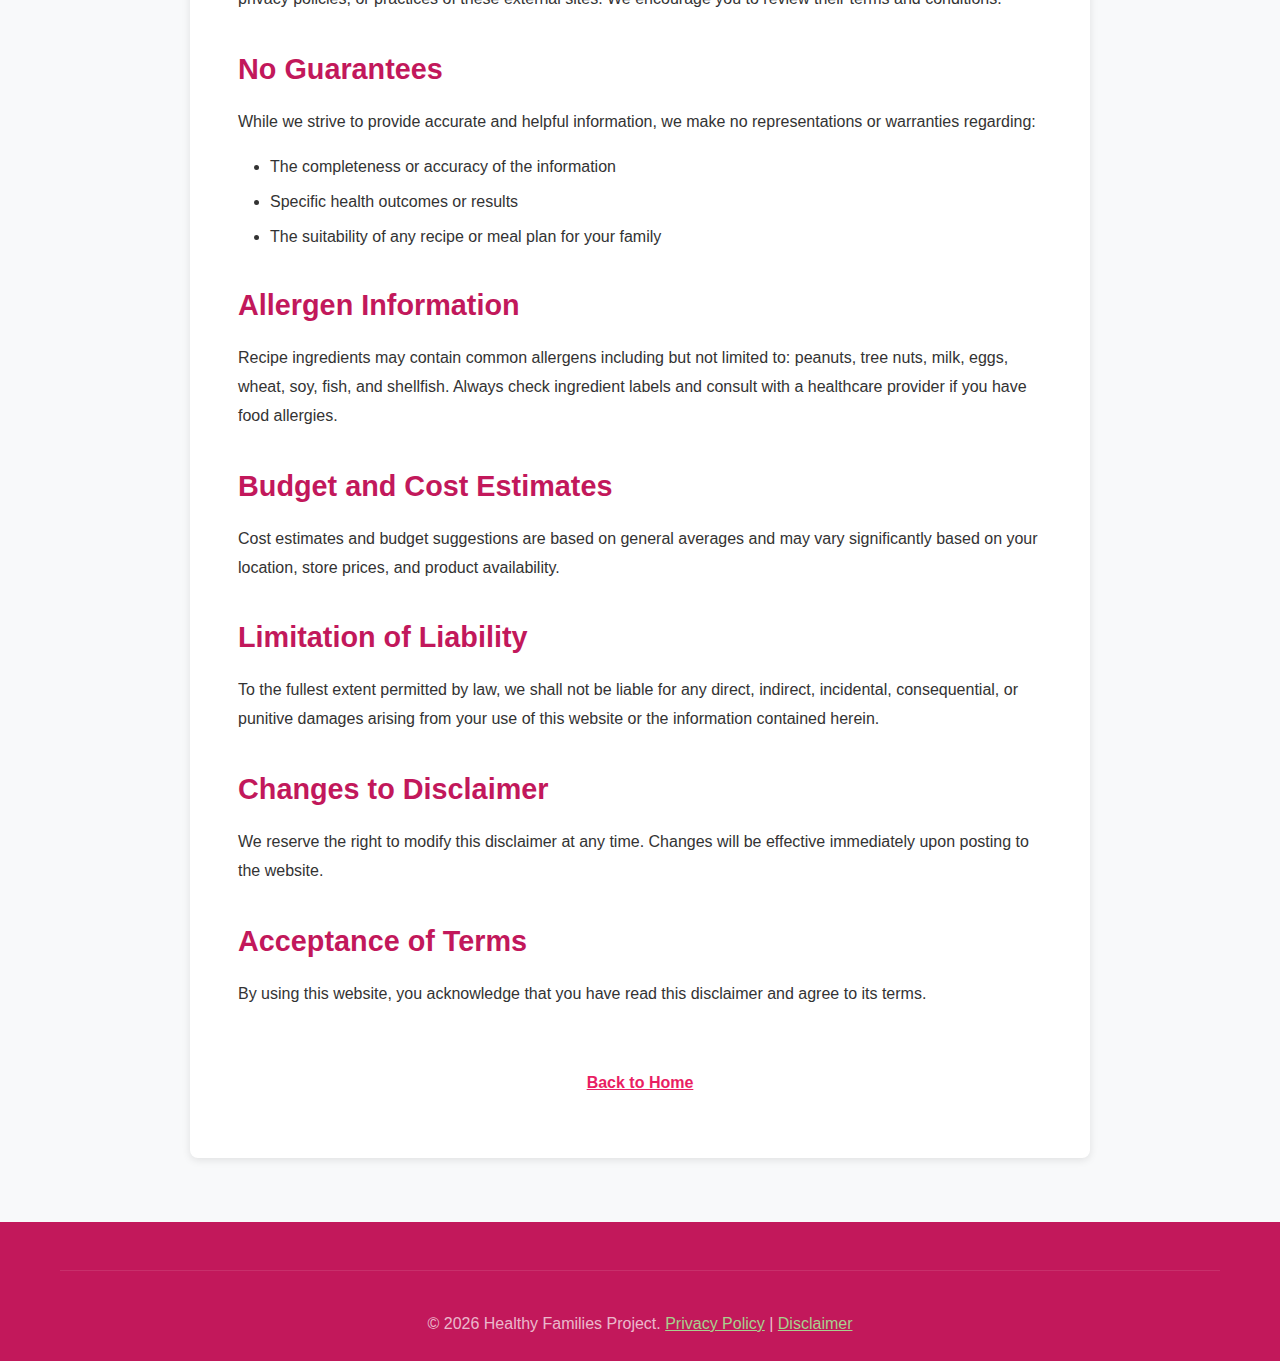
<file: disclaimer.html>
<!DOCTYPE html>
<html lang="en">
<head>
    <meta charset="UTF-8">
    <meta name="viewport" content="width=device-width, initial-scale=1.0">
    <meta http-equiv="X-UA-Compatible" content="IE=edge">
    <title>Disclaimer - Healthy Families Project</title>
    <meta name="description" content="Disclaimer for the Healthy Families Project website">
    <meta name="robots" content="noindex, follow">
    <link rel="stylesheet" href="styles.css">
    <link rel="canonical" href="https://kendychae.github.io/sustain-human-life/disclaimer.html">
</head>
<body>
    <a href="#main-content" class="skip-to-main">Skip to main content</a>
    
    <nav class="navbar" role="navigation" aria-label="Main navigation">
        <div class="container">
            <div class="nav-brand">
                <h1><a href="index.html" style="color: white; text-decoration: none;">Healthy Families</a></h1>
            </div>
            <button class="mobile-menu-toggle" aria-label="Toggle navigation menu" aria-expanded="false">
                <span class="hamburger-line"></span>
                <span class="hamburger-line"></span>
                <span class="hamburger-line"></span>
            </button>
            <ul class="nav-menu" role="menubar">
                <li role="none"><a href="index.html#home" role="menuitem">Home</a></li>
                <li role="none"><a href="index.html#about" role="menuitem">About</a></li>
                <li role="none"><a href="index.html#meal-plans" role="menuitem">Meal Plans</a></li>
                <li role="none"><a href="index.html#tips" role="menuitem">Tips & Resources</a></li>
                <li role="none"><a href="index.html#recipes" role="menuitem">Recipes</a></li>
            </ul>
        </div>
    </nav>

    <main id="main-content">
        <section class="legal-page">
            <div class="container">
                <h1>Disclaimer</h1>
                <p class="last-updated">Last Updated: January 8, 2026</p>

                <div class="legal-content">
                    <h2>Medical and Nutritional Disclaimer</h2>
                    <p><strong>The information provided on this website is for educational and informational purposes only.</strong> It is not intended as a substitute for professional medical advice, diagnosis, or treatment.</p>

                    <h2>Not Professional Advice</h2>
                    <p>The meal plans, recipes, and nutrition tips shared on this website:</p>
                    <ul>
                        <li>Are based on personal experience and general nutrition guidelines</li>
                        <li>Should not replace advice from qualified healthcare professionals</li>
                        <li>May not be suitable for individuals with specific dietary restrictions, allergies, or medical conditions</li>
                        <li>Are not intended to diagnose, treat, cure, or prevent any disease</li>
                    </ul>

                    <h2>Consult Healthcare Professionals</h2>
                    <p>Always consult with a qualified healthcare provider before:</p>
                    <ul>
                        <li>Making significant changes to your or your family's diet</li>
                        <li>Starting any new nutrition program</li>
                        <li>If you have specific health concerns or medical conditions</li>
                        <li>If you have food allergies or dietary restrictions</li>
                        <li>Before making dietary decisions for infants or children</li>
                    </ul>

                    <h2>Food Safety</h2>
                    <p>It is your responsibility to:</p>
                    <ul>
                        <li>Follow proper food safety guidelines when preparing meals</li>
                        <li>Be aware of potential food allergies within your family</li>
                        <li>Store and handle food properly to prevent foodborne illness</li>
                        <li>Check expiration dates and food quality</li>
                    </ul>

                    <h2>Individual Results May Vary</h2>
                    <p>Every family and individual is different. What works for one family may not work for another. The suggestions on this website are general in nature and may need to be adapted to your specific circumstances, budget, and dietary needs.</p>

                    <h2>External Links</h2>
                    <p>This website contains links to third-party websites. We do not endorse or assume responsibility for the content, privacy policies, or practices of these external sites. We encourage you to review their terms and conditions.</p>

                    <h2>No Guarantees</h2>
                    <p>While we strive to provide accurate and helpful information, we make no representations or warranties regarding:</p>
                    <ul>
                        <li>The completeness or accuracy of the information</li>
                        <li>Specific health outcomes or results</li>
                        <li>The suitability of any recipe or meal plan for your family</li>
                    </ul>

                    <h2>Allergen Information</h2>
                    <p>Recipe ingredients may contain common allergens including but not limited to: peanuts, tree nuts, milk, eggs, wheat, soy, fish, and shellfish. Always check ingredient labels and consult with a healthcare provider if you have food allergies.</p>

                    <h2>Budget and Cost Estimates</h2>
                    <p>Cost estimates and budget suggestions are based on general averages and may vary significantly based on your location, store prices, and product availability.</p>

                    <h2>Limitation of Liability</h2>
                    <p>To the fullest extent permitted by law, we shall not be liable for any direct, indirect, incidental, consequential, or punitive damages arising from your use of this website or the information contained herein.</p>

                    <h2>Changes to Disclaimer</h2>
                    <p>We reserve the right to modify this disclaimer at any time. Changes will be effective immediately upon posting to the website.</p>

                    <h2>Acceptance of Terms</h2>
                    <p>By using this website, you acknowledge that you have read this disclaimer and agree to its terms.</p>

                    <div class="back-link">
                        <a href="index.html" class="btn-primary">Back to Home</a>
                    </div>
                </div>
            </div>
        </section>
    </main>

    <footer role="contentinfo">
        <div class="container">
            <div class="footer-bottom">
                <p>&copy; 2026 Healthy Families Project. <a href="privacy.html" style="color: #a8d08d;">Privacy Policy</a> | <a href="disclaimer.html" style="color: #a8d08d;">Disclaimer</a></p>
            </div>
        </div>
    </footer>

    <button id="back-to-top" aria-label="Back to top" title="Back to top">
        <span aria-hidden="true">↑</span>
    </button>

    <!-- UserWay Accessibility Widget -->
    <script>
    (function(d){
        var s = d.createElement("script");
        s.setAttribute("data-account", "xGkYnW6Y8v");
        s.setAttribute("src", "https://cdn.userway.org/widget.js");
        (d.body || d.head).appendChild(s);
    })(document)
    </script>
    <noscript>Please ensure Javascript is enabled for purposes of <a href="https://userway.org">website accessibility</a></noscript>

    <script src="script.js"></script>
</body>
</html>
</file>
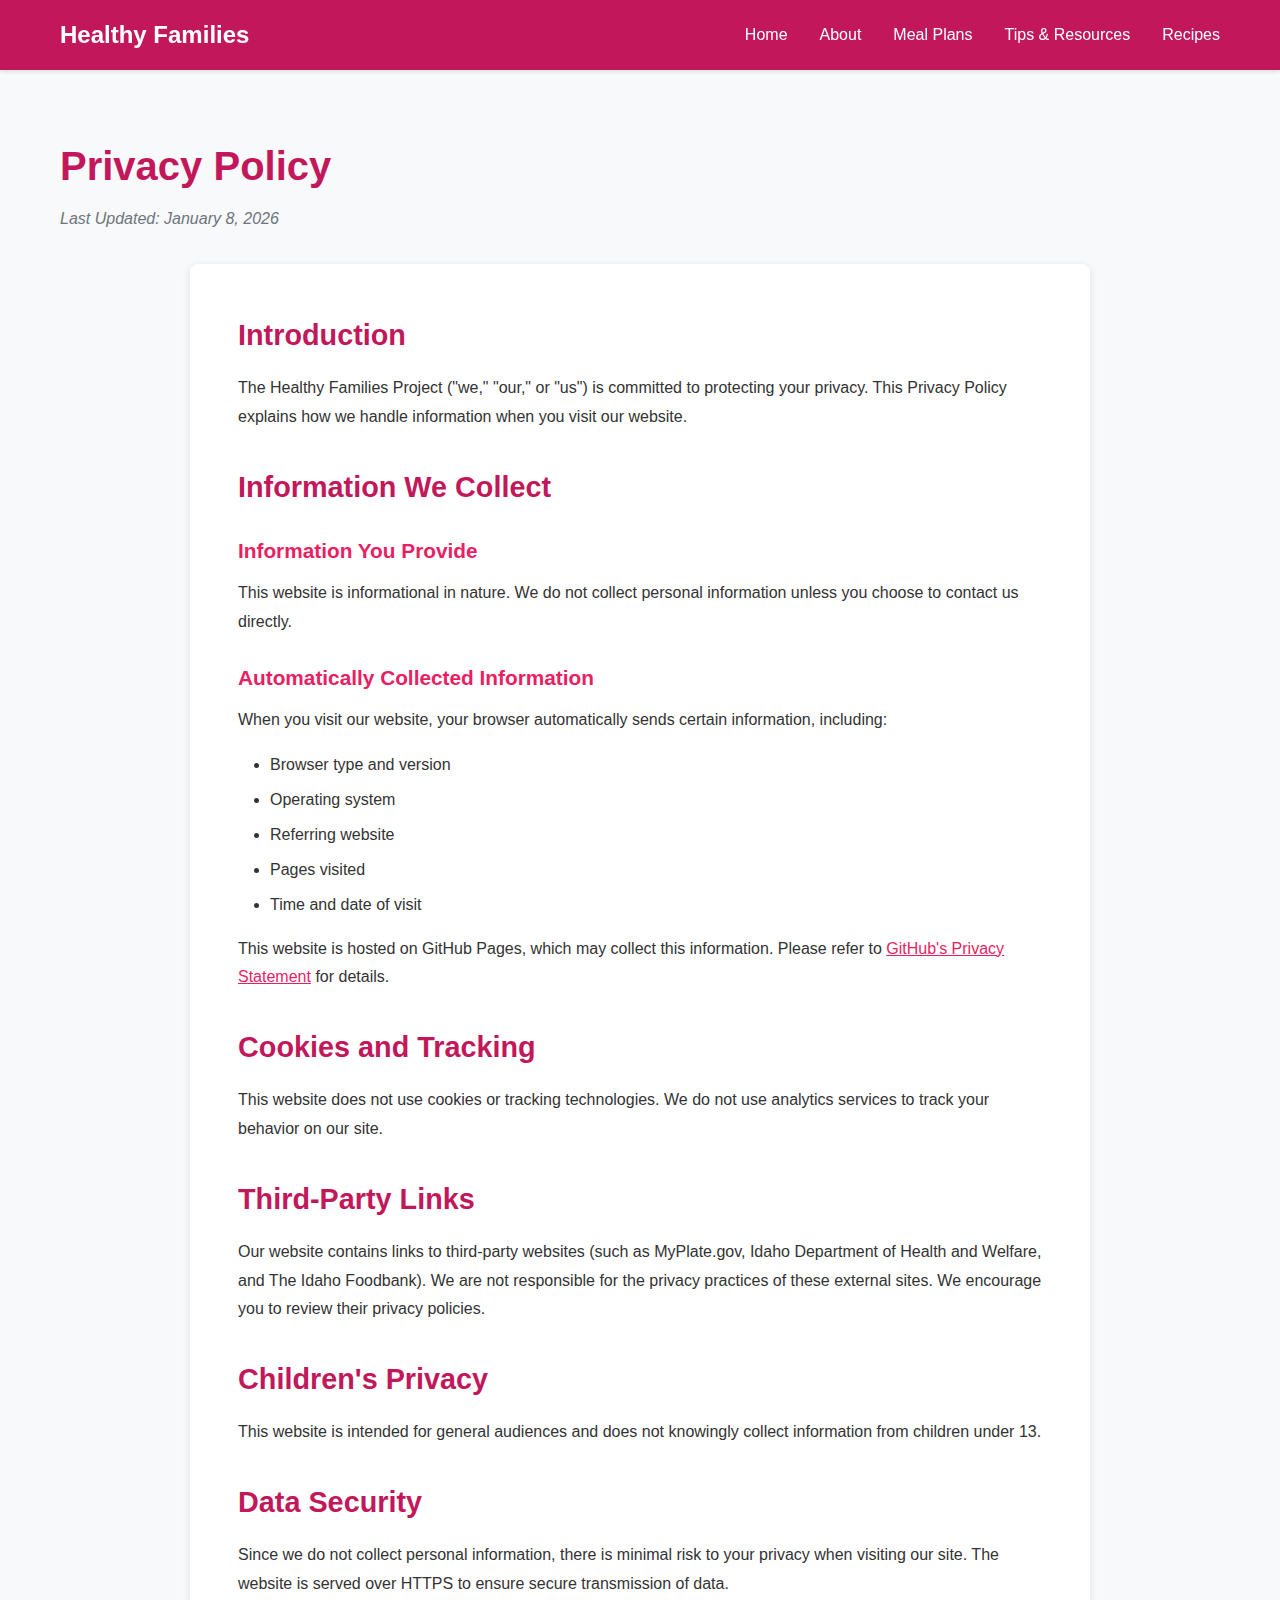
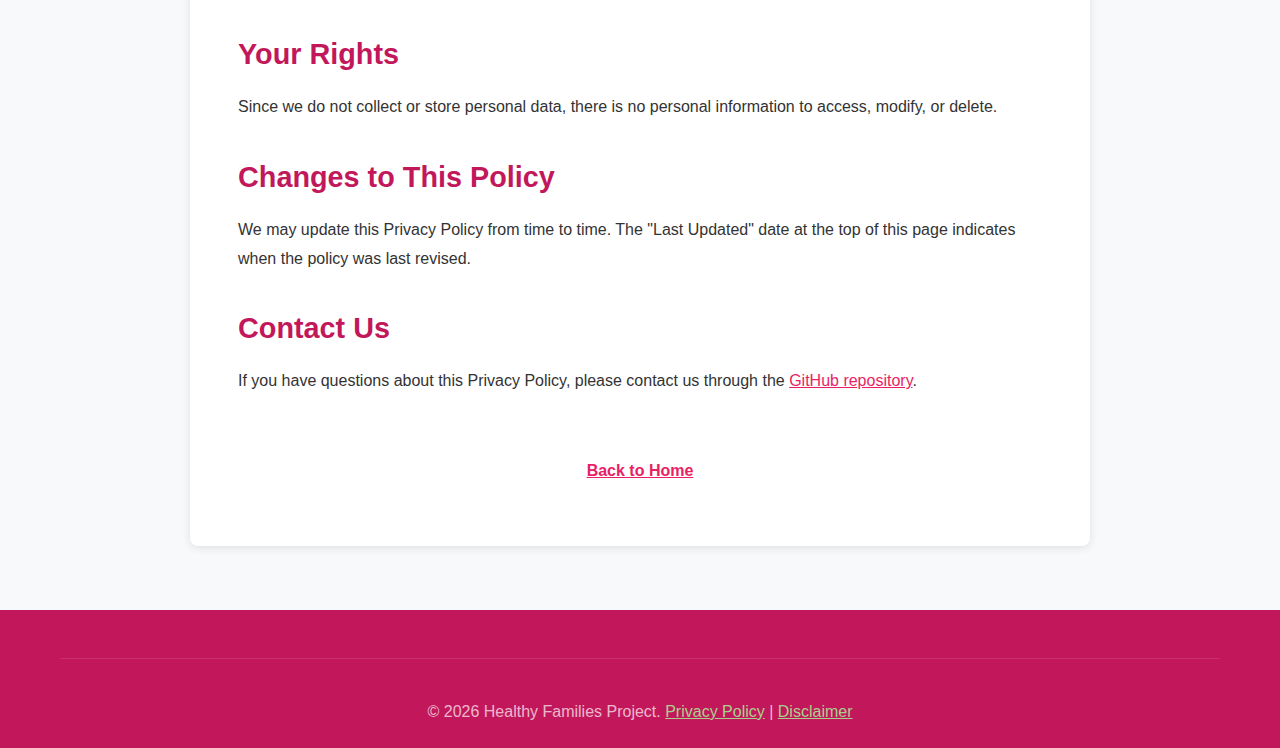
<file: privacy.html>
<!DOCTYPE html>
<html lang="en">
<head>
    <meta charset="UTF-8">
    <meta name="viewport" content="width=device-width, initial-scale=1.0">
    <meta http-equiv="X-UA-Compatible" content="IE=edge">
    <title>Privacy Policy - Healthy Families Project</title>
    <meta name="description" content="Privacy policy for the Healthy Families Project website">
    <meta name="robots" content="noindex, follow">
    <link rel="stylesheet" href="styles.css">
    <link rel="canonical" href="https://kendychae.github.io/sustain-human-life/privacy.html">
</head>
<body>
    <a href="#main-content" class="skip-to-main">Skip to main content</a>
    
    <nav class="navbar" role="navigation" aria-label="Main navigation">
        <div class="container">
            <div class="nav-brand">
                <h1><a href="index.html" style="color: white; text-decoration: none;">Healthy Families</a></h1>
            </div>
            <button class="mobile-menu-toggle" aria-label="Toggle navigation menu" aria-expanded="false">
                <span class="hamburger-line"></span>
                <span class="hamburger-line"></span>
                <span class="hamburger-line"></span>
            </button>
            <ul class="nav-menu" role="menubar">
                <li role="none"><a href="index.html#home" role="menuitem">Home</a></li>
                <li role="none"><a href="index.html#about" role="menuitem">About</a></li>
                <li role="none"><a href="index.html#meal-plans" role="menuitem">Meal Plans</a></li>
                <li role="none"><a href="index.html#tips" role="menuitem">Tips & Resources</a></li>
                <li role="none"><a href="index.html#recipes" role="menuitem">Recipes</a></li>
            </ul>
        </div>
    </nav>

    <main id="main-content">
        <section class="legal-page">
            <div class="container">
                <h1>Privacy Policy</h1>
                <p class="last-updated">Last Updated: January 8, 2026</p>

                <div class="legal-content">
                    <h2>Introduction</h2>
                    <p>The Healthy Families Project ("we," "our," or "us") is committed to protecting your privacy. This Privacy Policy explains how we handle information when you visit our website.</p>

                    <h2>Information We Collect</h2>
                    <h3>Information You Provide</h3>
                    <p>This website is informational in nature. We do not collect personal information unless you choose to contact us directly.</p>

                    <h3>Automatically Collected Information</h3>
                    <p>When you visit our website, your browser automatically sends certain information, including:</p>
                    <ul>
                        <li>Browser type and version</li>
                        <li>Operating system</li>
                        <li>Referring website</li>
                        <li>Pages visited</li>
                        <li>Time and date of visit</li>
                    </ul>
                    <p>This website is hosted on GitHub Pages, which may collect this information. Please refer to <a href="https://docs.github.com/en/site-policy/privacy-policies/github-privacy-statement" target="_blank" rel="noopener noreferrer">GitHub's Privacy Statement</a> for details.</p>

                    <h2>Cookies and Tracking</h2>
                    <p>This website does not use cookies or tracking technologies. We do not use analytics services to track your behavior on our site.</p>

                    <h2>Third-Party Links</h2>
                    <p>Our website contains links to third-party websites (such as MyPlate.gov, Idaho Department of Health and Welfare, and The Idaho Foodbank). We are not responsible for the privacy practices of these external sites. We encourage you to review their privacy policies.</p>

                    <h2>Children's Privacy</h2>
                    <p>This website is intended for general audiences and does not knowingly collect information from children under 13.</p>

                    <h2>Data Security</h2>
                    <p>Since we do not collect personal information, there is minimal risk to your privacy when visiting our site. The website is served over HTTPS to ensure secure transmission of data.</p>

                    <h2>Your Rights</h2>
                    <p>Since we do not collect or store personal data, there is no personal information to access, modify, or delete.</p>

                    <h2>Changes to This Policy</h2>
                    <p>We may update this Privacy Policy from time to time. The "Last Updated" date at the top of this page indicates when the policy was last revised.</p>

                    <h2>Contact Us</h2>
                    <p>If you have questions about this Privacy Policy, please contact us through the <a href="https://github.com/kendychae/sustain-human-life" target="_blank" rel="noopener noreferrer">GitHub repository</a>.</p>

                    <div class="back-link">
                        <a href="index.html" class="btn-primary">Back to Home</a>
                    </div>
                </div>
            </div>
        </section>
    </main>

    <footer role="contentinfo">
        <div class="container">
            <div class="footer-bottom">
                <p>&copy; 2026 Healthy Families Project. <a href="privacy.html" style="color: #a8d08d;">Privacy Policy</a> | <a href="disclaimer.html" style="color: #a8d08d;">Disclaimer</a></p>
            </div>
        </div>
    </footer>

    <button id="back-to-top" aria-label="Back to top" title="Back to top">
        <span aria-hidden="true">↑</span>
    </button>

    <!-- UserWay Accessibility Widget -->
    <script>
    (function(d){
        var s = d.createElement("script");
        s.setAttribute("data-account", "xGkYnW6Y8v");
        s.setAttribute("src", "https://cdn.userway.org/widget.js");
        (d.body || d.head).appendChild(s);
    })(document)
    </script>
    <noscript>Please ensure Javascript is enabled for purposes of <a href="https://userway.org">website accessibility</a></noscript>

    <script src="script.js"></script>
</body>
</html>
</file>
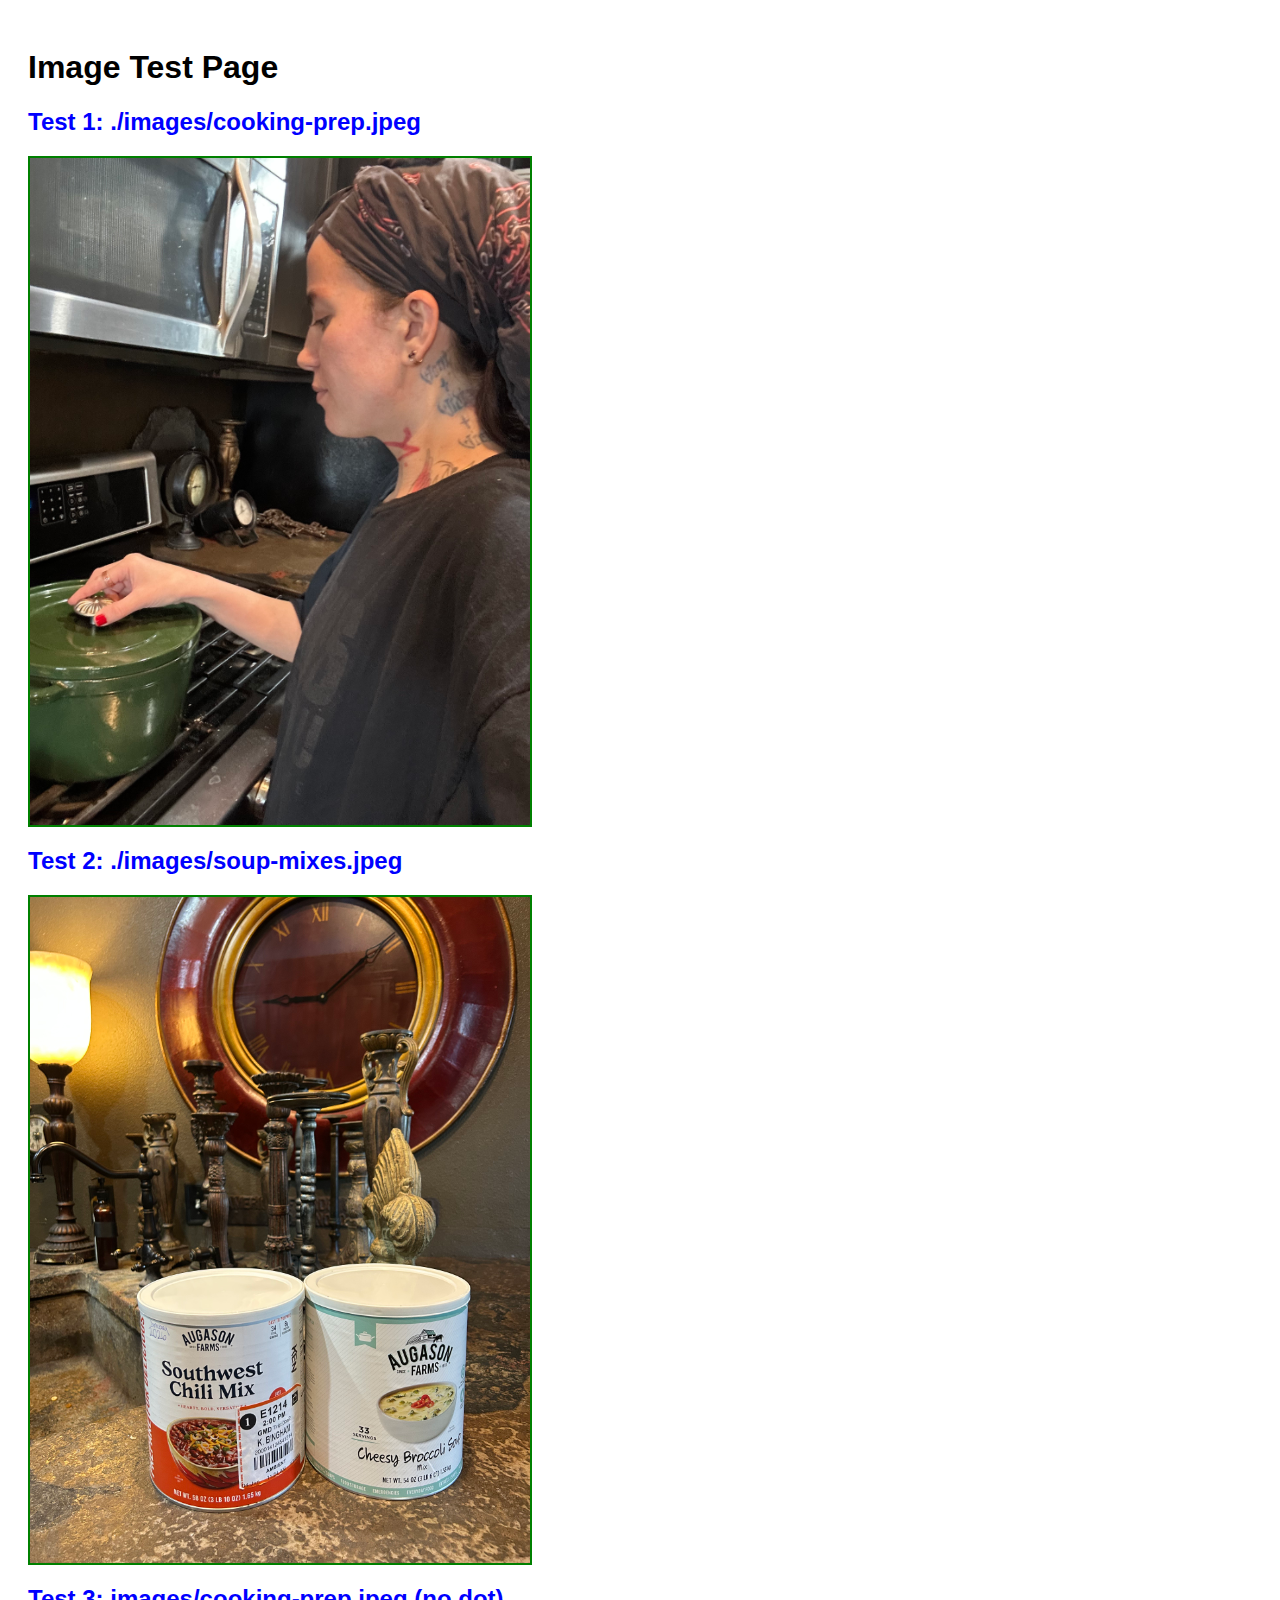
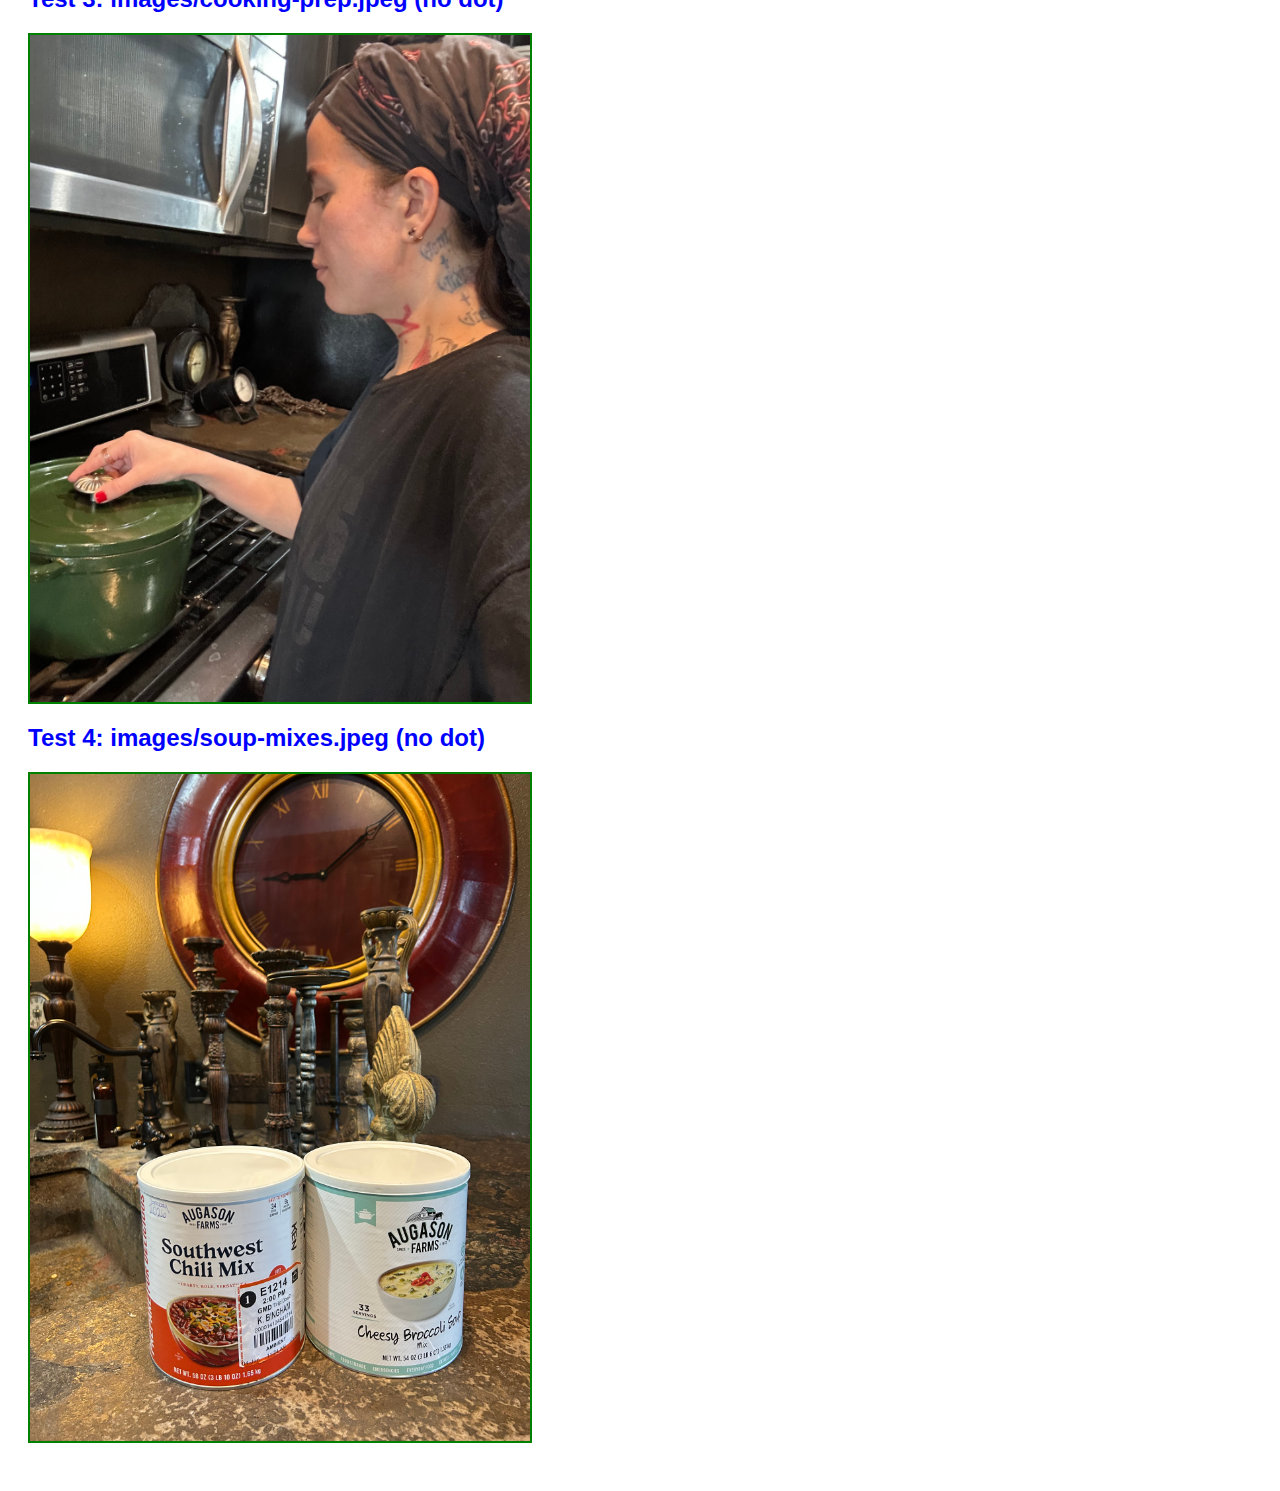
<file: test-images.html>
<!DOCTYPE html>
<html lang="en">
<head>
    <meta charset="UTF-8">
    <meta name="viewport" content="width=device-width, initial-scale=1.0">
    <title>Image Test</title>
    <style>
        body { padding: 20px; font-family: Arial; }
        img { max-width: 500px; margin: 20px 0; display: block; border: 2px solid red; }
        h2 { color: blue; }
    </style>
</head>
<body>
    <h1>Image Test Page</h1>
    
    <h2>Test 1: ./images/cooking-prep.jpeg</h2>
    <img src="./images/cooking-prep.jpeg" alt="Cooking prep test" onerror="this.style.borderColor='red'; this.alt='ERROR LOADING IMAGE'">
    
    <h2>Test 2: ./images/soup-mixes.jpeg</h2>
    <img src="./images/soup-mixes.jpeg" alt="Soup mixes test" onerror="this.style.borderColor='red'; this.alt='ERROR LOADING IMAGE'">
    
    <h2>Test 3: images/cooking-prep.jpeg (no dot)</h2>
    <img src="images/cooking-prep.jpeg" alt="Cooking prep test 2" onerror="this.style.borderColor='red'; this.alt='ERROR LOADING IMAGE'">
    
    <h2>Test 4: images/soup-mixes.jpeg (no dot)</h2>
    <img src="images/soup-mixes.jpeg" alt="Soup mixes test 2" onerror="this.style.borderColor='red'; this.alt='ERROR LOADING IMAGE'">
    
    <script>
        document.querySelectorAll('img').forEach((img, index) => {
            img.onload = function() {
                console.log(`Image ${index + 1} loaded successfully: ${this.src}`);
                this.style.borderColor = 'green';
            };
            img.onerror = function() {
                console.error(`Image ${index + 1} FAILED to load: ${this.src}`);
                this.style.borderColor = 'red';
                const p = document.createElement('p');
                p.style.color = 'red';
                p.textContent = 'FAILED TO LOAD: ' + this.src;
                this.parentNode.insertBefore(p, this.nextSibling);
            };
        });
    </script>
</body>
</html>
</file>
<file: styles.css>
/* Reset and Base Styles */
* {
    margin: 0;
    padding: 0;
    box-sizing: border-box;
}

html {
    scroll-behavior: smooth;
    scroll-padding-top: 70px;
}

body {
    font-family: -apple-system, BlinkMacSystemFont, 'Segoe UI', Roboto, Oxygen, Ubuntu, Cantarell, sans-serif;
    line-height: 1.6;
    color: #333;
    background-color: #fff;
    overflow-x: hidden;
}

/* Ensure images are responsive by default */
img {
    max-width: 100%;
    height: auto;
    display: block;
}

/* Accessibility */
.skip-to-main {
    position: absolute;
    left: -9999px;
    top: 0;
    z-index: 999;
    padding: 1rem;
    background-color: #c2185b;
    color: white;
    text-decoration: none;
    font-weight: bold;
}

.skip-to-main:focus {
    left: 0;
}

/* Focus visible for keyboard navigation */
a:focus-visible,
button:focus-visible {
    outline: 3px solid #e91e63;
    outline-offset: 2px;
}

/* Reduced motion for accessibility */
@media (prefers-reduced-motion: reduce) {
    html {
        scroll-behavior: auto;
    }
    
    *,
    *::before,
    *::after {
        animation-duration: 0.01ms !important;
        animation-iteration-count: 1 !important;
        transition-duration: 0.01ms !important;
    }
}

.container {
    max-width: 1200px;
    margin: 0 auto;
    padding: 0 20px;
}

/* Navigation */
.navbar {
    background-color: #c2185b;
    padding: 1rem 0;
    position: sticky;
    top: 0;
    z-index: 1000;
    box-shadow: 0 2px 4px rgba(0,0,0,0.1);
}

.navbar .container {
    display: flex;
    justify-content: space-between;
    align-items: center;
}

.nav-brand h1 {
    color: #fff;
    font-size: 1.5rem;
    font-weight: 600;
}

/* Mobile Menu Toggle */
.mobile-menu-toggle {
    display: none;
    background: none;
    border: none;
    cursor: pointer;
    padding: 0.5rem;
    z-index: 1001;
}

.hamburger-line {
    display: block;
    width: 25px;
    height: 3px;
    background-color: #fff;
    margin: 5px 0;
    transition: all 0.3s ease;
    border-radius: 2px;
}

.mobile-menu-toggle.active .hamburger-line:nth-child(1) {
    transform: rotate(45deg) translate(8px, 8px);
}

.mobile-menu-toggle.active .hamburger-line:nth-child(2) {
    opacity: 0;
}

.mobile-menu-toggle.active .hamburger-line:nth-child(3) {
    transform: rotate(-45deg) translate(7px, -7px);
}

.nav-menu {
    display: flex;
    list-style: none;
    gap: 2rem;
}

.nav-menu a {
    color: #fff;
    text-decoration: none;
    font-weight: 500;
    transition: color 0.3s;
}

.nav-menu a:hover {
    color: #f8bbd0;
}

/* Fade-in Animation */
.fade-in {
    animation: fadeInUp 0.6s ease-out forwards;
}

@keyframes fadeInUp {
    from {
        opacity: 0;
        transform: translateY(20px);
    }
    to {
        opacity: 1;
        transform: translateY(0);
    }
}

/* Hero Section */
.hero {
    background: linear-gradient(135deg, #c2185b 0%, #e91e63 100%);
    color: white;
    padding: 6rem 0;
    text-align: center;
}

.hero h1 {
    font-size: 2.5rem;
    margin-bottom: 1rem;
    font-weight: 700;
}

.hero p {
    font-size: 1.3rem;
    margin-bottom: 2rem;
    opacity: 0.95;
}

/* Buttons */
.btn-primary, .btn-secondary, .btn-download, .btn-link {
    display: inline-block;
    padding: 0.875rem 2rem;
    border-radius: 5px;
    text-decoration: none;
    font-weight: 600;
    transition: all 0.3s;
    cursor: pointer;
    border: none;
    font-size: 1rem;
}

.btn-primary {
    background-color: #fff;
    color: #c2185b;
}

.btn-primary:hover {
    background-color: #f0f0f0;
    transform: translateY(-2px);
    box-shadow: 0 4px 8px rgba(0,0,0,0.2);
}

.btn-secondary {
    background-color: transparent;
    color: #c2185b;
    border: 2px solid #c2185b;
}

.btn-secondary:hover {
    background-color: #c2185b;
    color: white;
}

.btn-download {
    background-color: #e91e63;
    color: white;
    margin-top: 1rem;
}

.btn-download:hover {
    background-color: #c2185b;
}

.btn-link {
    background-color: #f8f9fa;
    color: #c2185b;
    padding: 0.6rem 1.5rem;
    font-size: 0.9rem;
}

.btn-link:hover {
    background-color: #e9ecef;
}

/* Intro Section */
.intro-section {
    padding: 4rem 0;
    background-color: #f8f9fa;
}

.intro-section h2 {
    text-align: center;
    font-size: 2.2rem;
    color: #c2185b;
    margin-bottom: 1.5rem;
}

.intro-content > p {
    text-align: center;
    max-width: 800px;
    margin: 0 auto 3rem;
    font-size: 1.1rem;
    line-height: 1.8;
}

.features {
    display: grid;
    grid-template-columns: repeat(auto-fit, minmax(280px, 1fr));
    gap: 2rem;
    margin-top: 3rem;
}

.feature-card {
    background: white;
    padding: 2rem;
    border-radius: 8px;
    box-shadow: 0 2px 8px rgba(0,0,0,0.1);
    text-align: center;
    transition: transform 0.3s;
}

.feature-card:hover {
    transform: translateY(-5px);
    box-shadow: 0 4px 12px rgba(0,0,0,0.15);
}

.feature-card h3 {
    font-size: 1.5rem;
    margin-bottom: 1rem;
    color: #c2185b;
}

/* About Section */
.about-section {
    padding: 4rem 0;
    background-color: white;
}

.about-section h2 {
    text-align: center;
    font-size: 2.2rem;
    color: #c2185b;
    margin-bottom: 3rem;
}

.about-grid {
    display: grid;
    grid-template-columns: 1fr 1fr;
    gap: 3rem;
    align-items: start;
}

.about-text h3 {
    color: #e91e63;
    font-size: 1.5rem;
    margin-top: 1.5rem;
    margin-bottom: 0.75rem;
}

.about-text h3:first-child {
    margin-top: 0;
}

.about-text ul {
    margin-left: 1.5rem;
    margin-top: 0.5rem;
}

.about-text li {
    margin-bottom: 0.5rem;
}

.placeholder-image {
    background: linear-gradient(135deg, #e9ecef 0%, #dee2e6 100%);
    border-radius: 8px;
    padding: 3rem;
    text-align: center;
    color: #6c757d;
    font-style: italic;
    min-height: 300px;
    display: flex;
    align-items: center;
    justify-content: center;
}

.about-image img {
    width: 100%;
    height: auto;
    border-radius: 8px;
    box-shadow: 0 4px 12px rgba(0,0,0,0.15);
    object-fit: cover;
    max-height: 500px;
}

/* Meal Plans Section */
.meal-plans-section {
    padding: 4rem 0;
    background-color: #f8f9fa;
}

.meal-plans-section h2 {
    text-align: center;
    font-size: 2.2rem;
    color: #c2185b;
    margin-bottom: 1rem;
}

.section-intro {
    text-align: center;
    font-size: 1.1rem;
    color: #6c757d;
    margin-bottom: 3rem;
}

.meal-plan-cards {
    display: grid;
    grid-template-columns: repeat(auto-fit, minmax(300px, 1fr));
    gap: 2rem;
}

.meal-card {
    background: white;
    border-radius: 8px;
    padding: 2rem;
    box-shadow: 0 2px 8px rgba(0,0,0,0.1);
    transition: transform 0.3s;
}

.meal-card:hover {
    transform: translateY(-5px);
    box-shadow: 0 4px 12px rgba(0,0,0,0.15);
}

.meal-card h3 {
    color: #c2185b;
    font-size: 1.5rem;
    margin-bottom: 1rem;
    padding-bottom: 0.5rem;
    border-bottom: 3px solid #f8bbd0;
}

.meal-plan-content h4 {
    color: #e91e63;
    margin-top: 1.5rem;
    margin-bottom: 0.5rem;
}

.meal-plan-content p {
    margin-bottom: 0.5rem;
    line-height: 1.6;
}

.meal-plan-content ul {
    margin-left: 1.5rem;
    margin-top: 0.5rem;
}

.meal-plan-content li {
    margin-bottom: 0.3rem;
}

/* Tips Section */
.tips-section {
    padding: 4rem 0;
    background-color: white;
}

.tips-section h2 {
    text-align: center;
    font-size: 2.2rem;
    color: #c2185b;
    margin-bottom: 3rem;
}

.tips-grid {
    display: grid;
    grid-template-columns: repeat(auto-fit, minmax(280px, 1fr));
    gap: 2rem;
    margin-bottom: 4rem;
}

.tip-category {
    background: #f8f9fa;
    padding: 2rem;
    border-radius: 8px;
    border-left: 4px solid #e91e63;
}

.tip-category h3 {
    color: #c2185b;
    margin-bottom: 1rem;
    font-size: 1.3rem;
}

.tip-category ul {
    list-style: none;
}

.tip-category li {
    margin-bottom: 1rem;
    padding-left: 1.5rem;
    position: relative;
}

.tip-category li:before {
    content: "✓";
    position: absolute;
    left: 0;
    color: #e91e63;
    font-weight: bold;
}

.resource-links {
    margin-top: 3rem;
}

.resource-links h3 {
    text-align: center;
    color: #c2185b;
    font-size: 1.8rem;
    margin-bottom: 2rem;
}

.resources {
    display: grid;
    grid-template-columns: repeat(auto-fit, minmax(280px, 1fr));
    gap: 2rem;
}

.resource-card {
    background: white;
    padding: 2rem;
    border-radius: 8px;
    box-shadow: 0 2px 8px rgba(0,0,0,0.1);
    text-align: center;
}

.resource-card h4 {
    color: #c2185b;
    margin-bottom: 1rem;
}

.resource-card p {
    margin-bottom: 1.5rem;
    color: #6c757d;
}

/* Pantry Staples Section */
.pantry-staples {
    margin-top: 4rem;
    padding-top: 3rem;
    border-top: 2px solid #e9ecef;
}

.pantry-staples h3 {
    text-align: center;
    color: #c2185b;
    font-size: 1.8rem;
    margin-bottom: 2rem;
}

.pantry-feature {
    display: grid;
    grid-template-columns: 1fr 1.2fr;
    gap: 3rem;
    align-items: center;
    background: white;
    padding: 2rem;
    border-radius: 8px;
    box-shadow: 0 2px 8px rgba(0,0,0,0.1);
}

.pantry-image img {
    width: 100%;
    height: auto;
    border-radius: 8px;
    box-shadow: 0 4px 12px rgba(0,0,0,0.15);
    object-fit: cover;
}

.pantry-text h4 {
    color: #c2185b;
    font-size: 1.4rem;
    margin-bottom: 1rem;
}

.pantry-text p {
    margin-bottom: 1rem;
    line-height: 1.8;
}

.pantry-text ul {
    margin-left: 1.5rem;
    margin-bottom: 1.5rem;
}

.pantry-text li {
    margin-bottom: 0.75rem;
    line-height: 1.7;
}

.tip-highlight {
    background: #fce4ec;
    padding: 1rem;
    border-left: 4px solid #e91e63;
    border-radius: 4px;
    font-size: 0.95rem;
}

/* Recipes Section */
.recipes-section {
    padding: 4rem 0;
    background-color: #f8f9fa;
}

.recipes-section h2 {
    text-align: center;
    font-size: 2.2rem;
    color: #c2185b;
    margin-bottom: 1rem;
}

.recipe-grid {
    display: grid;
    grid-template-columns: repeat(auto-fit, minmax(300px, 1fr));
    gap: 2rem;
}

.recipe-card {
    background: white;
    border-radius: 8px;
    overflow: hidden;
    box-shadow: 0 2px 8px rgba(0,0,0,0.1);
    transition: transform 0.3s;
}

.recipe-card:hover {
    transform: translateY(-5px);
    box-shadow: 0 4px 12px rgba(0,0,0,0.15);
}

.recipe-image {
    width: 100%;
    height: 250px;
    object-fit: cover;
    display: block;
}

.recipe-card img.recipe-image {
    width: 100%;
    height: 250px;
    object-fit: cover;
    display: block;
}

.recipe-card h3 {
    color: #c2185b;
    padding: 1.5rem 1.5rem 0.5rem;
    font-size: 1.3rem;
}

.recipe-meta {
    padding: 0 1.5rem;
    color: #6c757d;
    font-size: 0.9rem;
    margin-bottom: 1rem;
}

.recipe-card h4 {
    color: #e91e63;
    padding: 0 1.5rem;
    margin-top: 1rem;
    margin-bottom: 0.5rem;
    font-size: 1rem;
}

.recipe-card ul, .recipe-card ol {
    padding: 0 1.5rem 0 3rem;
    margin-bottom: 1rem;
}

.recipe-card li {
    margin-bottom: 0.3rem;
    line-height: 1.5;
}

.recipe-card ol {
    padding-bottom: 1.5rem;
}

/* CTA Section */
.cta-section {
    padding: 4rem 0;
    background: linear-gradient(135deg, #c2185b 0%, #e91e63 100%);
    color: white;
    text-align: center;
}

.cta-section h2 {
    font-size: 2.2rem;
    margin-bottom: 1rem;
}

.cta-section p {
    font-size: 1.1rem;
    max-width: 800px;
    margin: 0 auto 2rem;
    opacity: 0.95;
}

.cta-buttons {
    display: flex;
    gap: 1rem;
    justify-content: center;
    flex-wrap: wrap;
}

/* Footer */
footer {
    background-color: #c2185b;
    color: white;
    padding: 3rem 0 1rem;
}

.footer-content {
    display: grid;
    grid-template-columns: repeat(auto-fit, minmax(250px, 1fr));
    gap: 2rem;
    margin-bottom: 2rem;
}

.footer-section h3 {
    margin-bottom: 1rem;
    font-size: 1.2rem;
}

.footer-section ul {
    list-style: none;
}

.footer-section li {
    margin-bottom: 0.5rem;
}

.footer-section a {
    color: #f8bbd0;
    text-decoration: none;
}

.footer-section a:hover {
    color: white;
}

.footer-bottom {
    text-align: center;
    padding-top: 2rem;
    border-top: 1px solid rgba(255,255,255,0.1);
    color: rgba(255,255,255,0.7);
}
.footer-bottom p {
    margin: 0.5rem 0;
}

.last-updated-footer {
    font-size: 0.85rem;
    color: rgba(255,255,255,0.7);
    font-style: italic;
}
/* Back to Top Button */
#back-to-top {
    position: fixed;
    bottom: 20px;
    right: 20px;
    background-color: #e91e63;
    color: white;
    border: none;
    border-radius: 50%;
    width: 50px;
    height: 50px;
    font-size: 1.5rem;
    cursor: pointer;
    opacity: 0;
    visibility: hidden;
    transition: all 0.3s ease;
    box-shadow: 0 4px 8px rgba(0,0,0,0.2);
    z-index: 999;
}

#back-to-top.visible {
    opacity: 1;
    visibility: visible;
}

#back-to-top:hover {
    background-color: #c2185b;
    transform: translateY(-3px);
    box-shadow: 0 6px 12px rgba(0,0,0,0.3);
}

#back-to-top:active {
    transform: translateY(-1px);
}

/* Loading and Performance */
img {
    max-width: 100%;
    height: auto;
    display: block;
}

img[loading="lazy"] {
    opacity: 0;
    transition: opacity 0.3s;
}

img[loading="lazy"].loaded {
    opacity: 1;
}

/* Print Styles */
@media print {
    .navbar,
    .mobile-menu-toggle,
    #back-to-top,
    .cta-section,
    footer {
        display: none;
    }
    
    body {
        font-size: 12pt;
        line-height: 1.5;
    }
    
    .meal-card,
    .recipe-card {
        page-break-inside: avoid;
        border: 1px solid #ddd;
        padding: 1rem;
        margin-bottom: 1rem;
    }
    
    a {
        text-decoration: none;
        color: #000;
    }
    
    a[href]:after {
        content: " (" attr(href) ")";
        font-size: 0.8em;
    }
}

/* Responsive Design */
@media (max-width: 768px) {
    .mobile-menu-toggle {
        display: block;
    }
    
    .nav-menu {
        position: fixed;
        top: 70px;
        left: -100%;
        width: 100%;
        background-color: #c2185b;
        flex-direction: column;
        padding: 2rem 0;
        transition: left 0.3s ease;
        box-shadow: 0 4px 8px rgba(0,0,0,0.2);
        max-height: calc(100vh - 70px);
        overflow-y: auto;
    }
    
    .nav-menu.active {
        left: 0;
    }
    
    .nav-menu li {
        margin: 0;
        text-align: center;
        padding: 0.75rem 0;
    }
    
    .nav-menu a {
        display: block;
        padding: 0.5rem 1rem;
        font-size: 1.1rem;
    }

    .hero h1 {
        font-size: 2rem;
    }

    .hero p {
        font-size: 1.1rem;
    }

    .about-grid {
        grid-template-columns: 1fr;
    }

    .pantry-feature {
        grid-template-columns: 1fr;
    }

    .carousel-image {
        max-height: 300px;
    }
    
    .carousel-btn {
        font-size: 1.5rem;
        padding: 0.3rem 0.7rem;
    }

    .features, .meal-plan-cards, .tips-grid, .recipe-grid {
        grid-template-columns: 1fr;
    }

    .cta-buttons {
        flex-direction: column;
        align-items: center;
    }

    .cta-buttons .btn-primary,
    .cta-buttons .btn-secondary {
        width: 100%;
        max-width: 300px;
    }
}

@media (max-width: 480px) {
    .container {
        padding: 0 15px;
    }
    
    .navbar .container {
        flex-direction: row;
        justify-content: space-between;
    }
    
    .mobile-menu-toggle {
        display: block;
    }

    .hero {
        padding: 3rem 0;
    }

    .hero h1 {
        font-size: 1.5rem;
    }
    
    .hero p {
        font-size: 1rem;
    }
    
    .btn-primary,
    .btn-secondary {
        padding: 0.75rem 1.5rem;
        font-size: 0.95rem;
    }
    
    section {
        padding: 3rem 0;
    }
    
    h2 {
        font-size: 1.8rem;
    }
    
    h3 {
        font-size: 1.3rem;
    }
}

/* Legal Pages Styling */
.legal-page {
    padding: 4rem 0;
    background-color: #f8f9fa;
}

.legal-page h1 {
    color: #c2185b;
    font-size: 2.5rem;
    margin-bottom: 0.5rem;
}

.last-updated {
    color: #6c757d;
    font-style: italic;
    margin-bottom: 2rem;
}

.legal-content {
    background: white;
    padding: 3rem;
    border-radius: 8px;
    box-shadow: 0 2px 8px rgba(0,0,0,0.1);
    max-width: 900px;
    margin: 0 auto;
}

.legal-content h2 {
    color: #c2185b;
    font-size: 1.8rem;
    margin-top: 2rem;
    margin-bottom: 1rem;
}

.legal-content h2:first-of-type {
    margin-top: 0;
}

.legal-content h3 {
    color: #e91e63;
    font-size: 1.3rem;
    margin-top: 1.5rem;
    margin-bottom: 0.75rem;
}

.legal-content p {
    margin-bottom: 1rem;
    line-height: 1.8;
}

.legal-content ul {
    margin-left: 2rem;
    margin-bottom: 1rem;
}

.legal-content li {
    margin-bottom: 0.5rem;
    line-height: 1.7;
}

.legal-content a {
    color: #e91e63;
    text-decoration: underline;
}

.legal-content a:hover {
    color: #c2185b;
}

.back-link {
    margin-top: 3rem;
    text-align: center;
}

/* Image Carousel Styles */
.image-carousel {
    position: relative;
    width: 100%;
    overflow: hidden;
    border-radius: 8px;
    box-shadow: 0 4px 12px rgba(0,0,0,0.15);
}

.carousel-track {
    display: flex;
    transition: transform 0.5s ease-in-out;
}

.carousel-image {
    flex: 0 0 100%;
    width: 100%;
    height: auto;
    max-height: 500px;
    object-fit: cover;
    display: block;
}

.carousel-btn {
    position: absolute;
    top: 50%;
    transform: translateY(-50%);
    background-color: rgba(194, 24, 91, 0.8);
    color: white;
    border: none;
    font-size: 2rem;
    padding: 0.5rem 1rem;
    cursor: pointer;
    transition: background-color 0.3s;
    z-index: 10;
}

.carousel-btn:hover {
    background-color: rgba(194, 24, 91, 1);
}

.carousel-btn.prev {
    left: 10px;
}

.carousel-btn.next {
    right: 10px;
}

.carousel-dots {
    position: absolute;
    bottom: 15px;
    left: 50%;
    transform: translateX(-50%);
    display: flex;
    gap: 10px;
    z-index: 10;
}

.carousel-dot {
    width: 12px;
    height: 12px;
    border-radius: 50%;
    background-color: rgba(255, 255, 255, 0.5);
    cursor: pointer;
    transition: background-color 0.3s;
}

.carousel-dot.active {
    background-color: #e91e63;
}

/* Easter Egg Styles */
#healthy-families-logo,
.author-name {
    cursor: pointer;
    transition: all 0.3s ease;
    user-select: none;
}

#healthy-families-logo:hover,
.author-name:hover {
    color: #f8bbd0;
    transform: scale(1.05);
}

.easter-egg-active {
    animation: easterEggPulse 0.5s ease-in-out;
}

@keyframes easterEggPulse {
    0%, 100% { transform: scale(1); }
    25% { transform: scale(1.2) rotate(5deg); }
    50% { transform: scale(1.1) rotate(-5deg); }
    75% { transform: scale(1.2) rotate(5deg); }
}

/* Confetti Animation */
.confetti {
    position: fixed;
    width: 10px;
    height: 10px;
    background-color: #e91e63;
    pointer-events: none;
    z-index: 9999;
    animation: confettiFall 3s linear forwards;
}

@keyframes confettiFall {
    to {
        transform: translateY(100vh) rotate(720deg);
        opacity: 0;
    }
}

@media (max-width: 768px) {
    .legal-content {
        padding: 2rem 1.5rem;
    }
    
    .legal-page h1 {
        font-size: 2rem;
    }
    
    .legal-content h2 {
        font-size: 1.5rem;
    }
}
</file>
